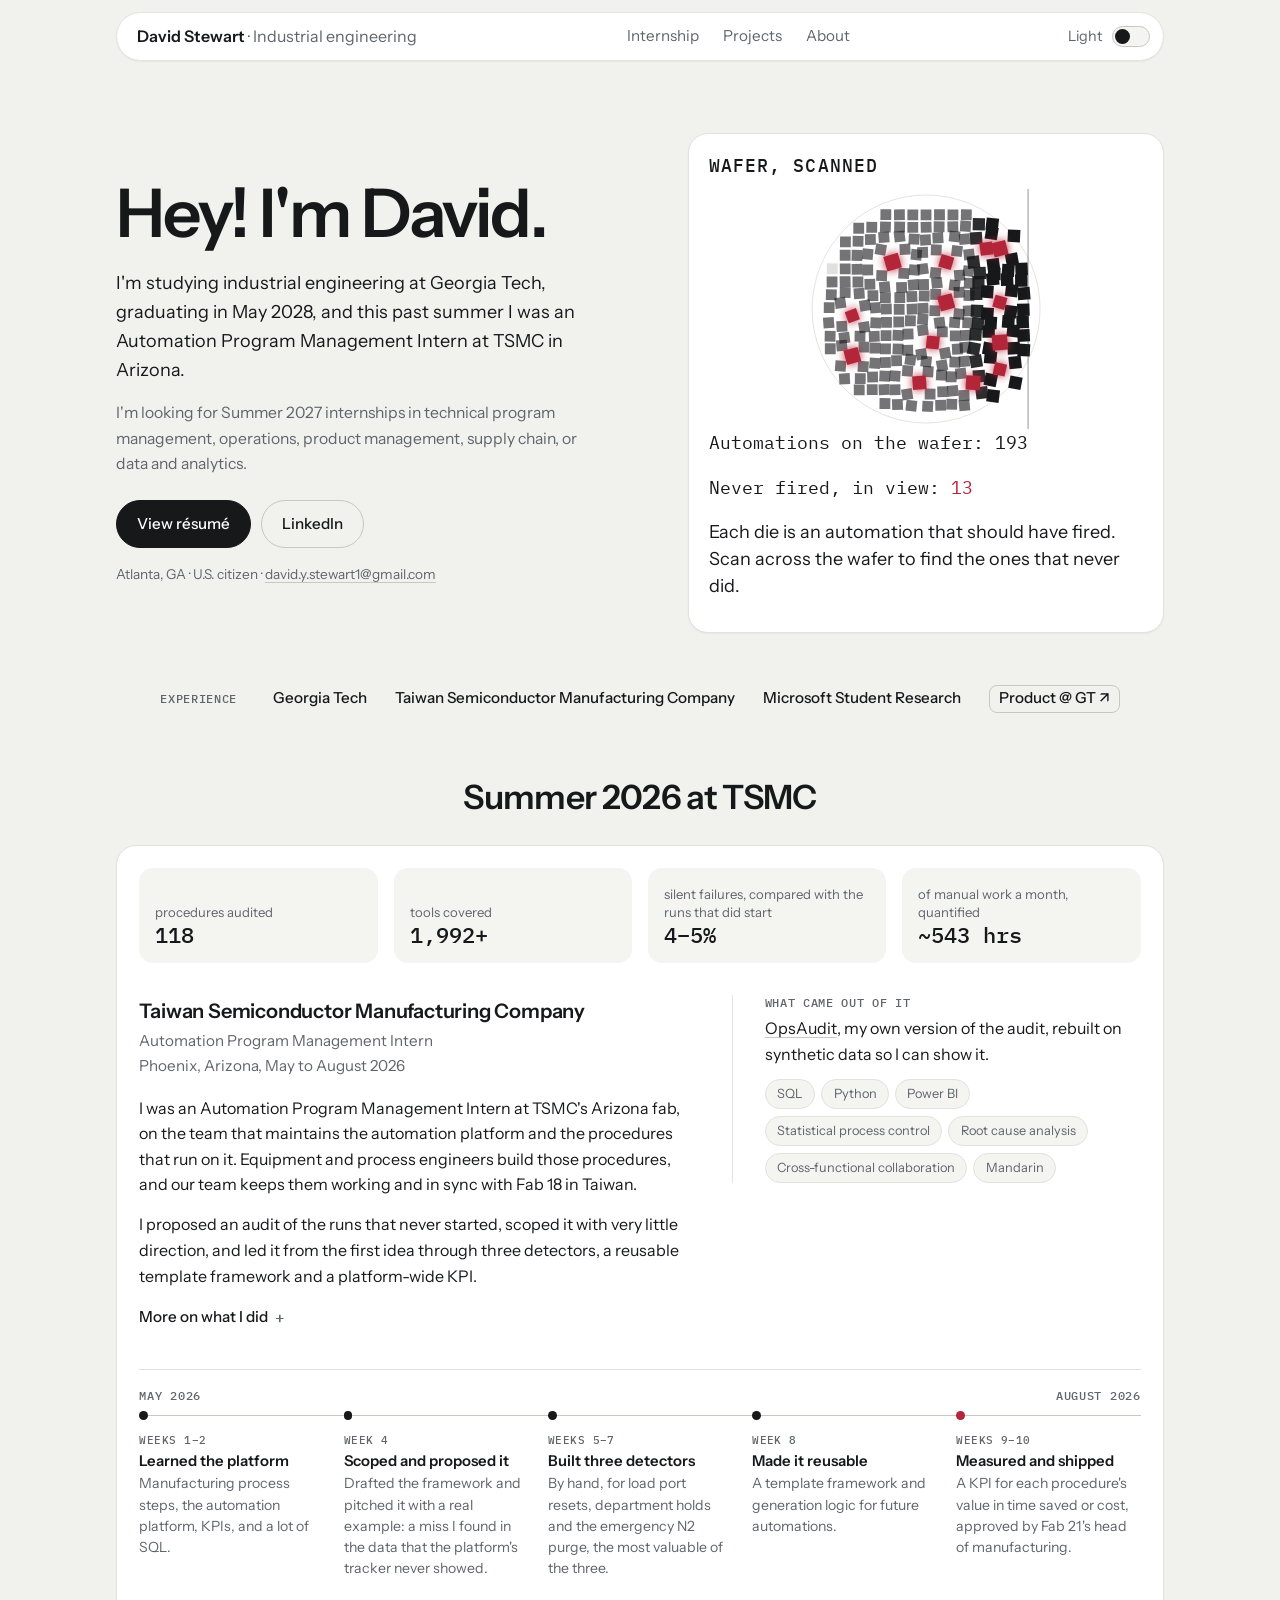
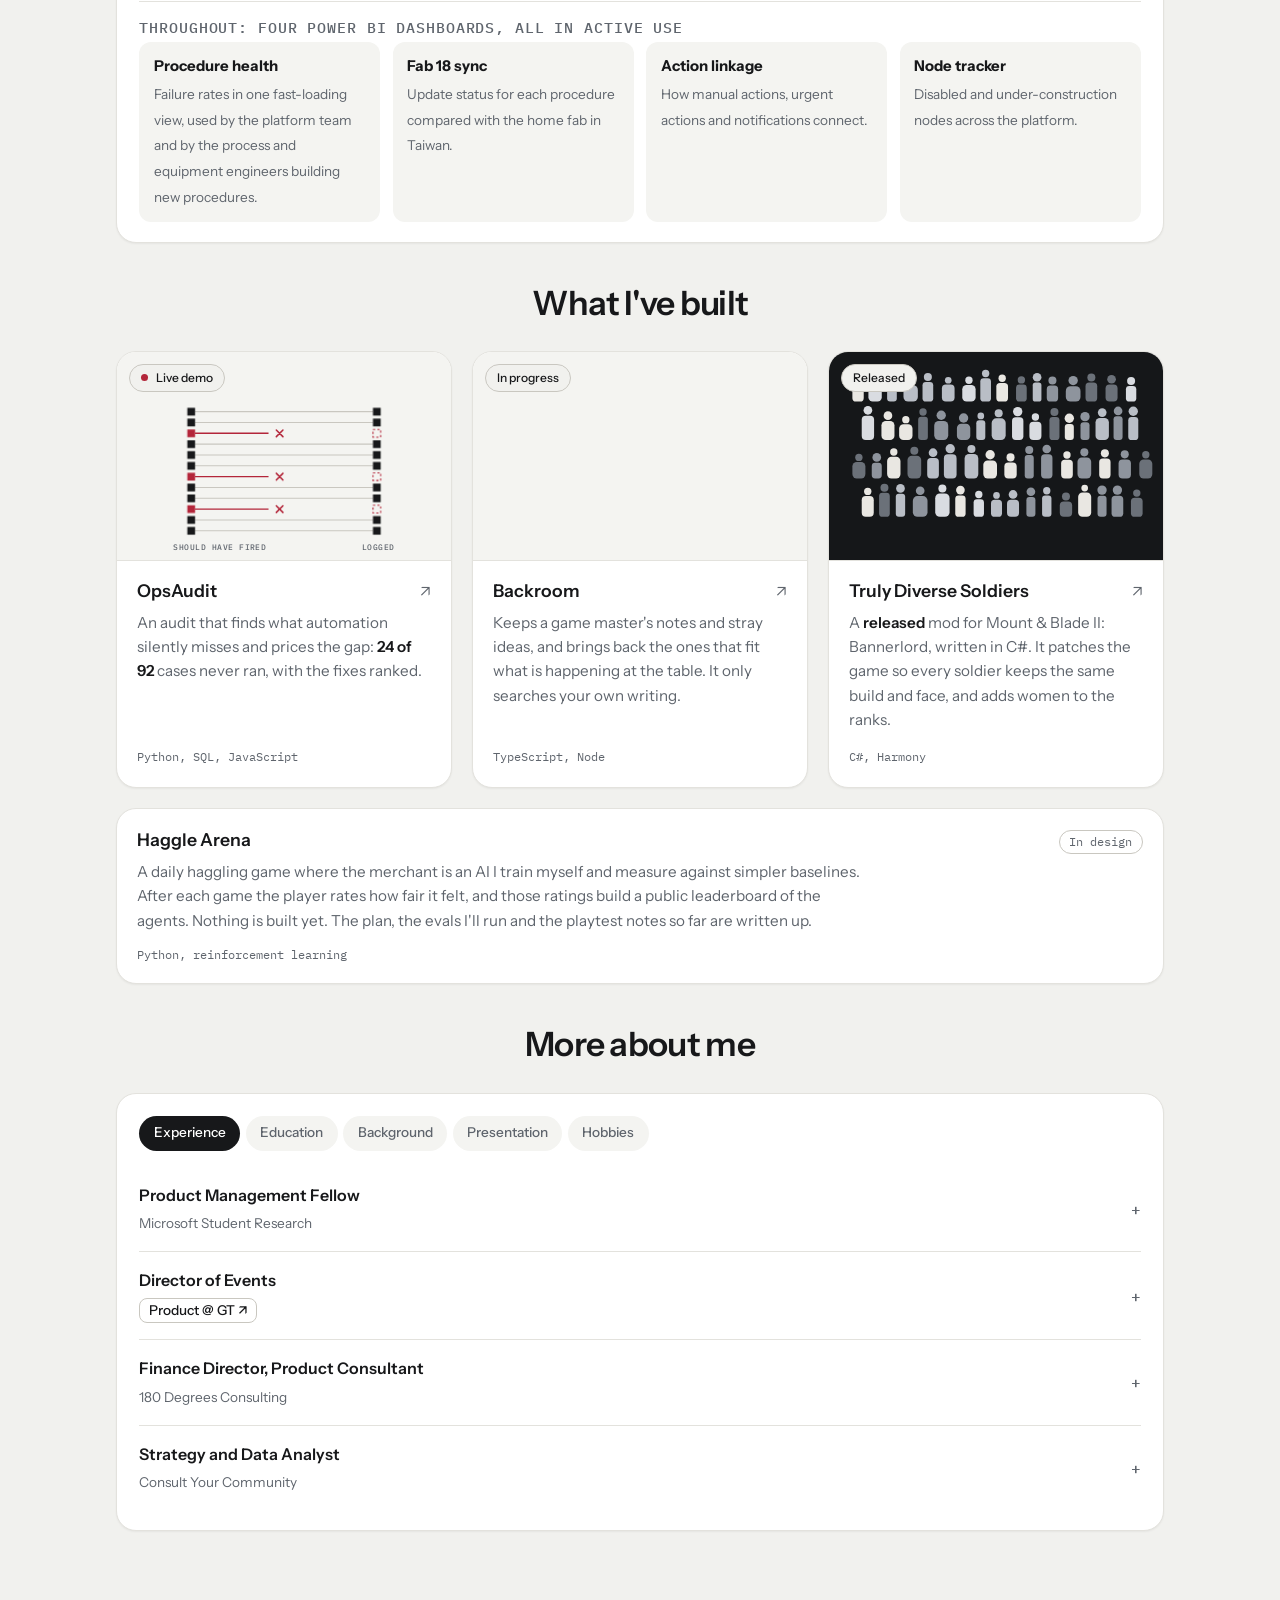
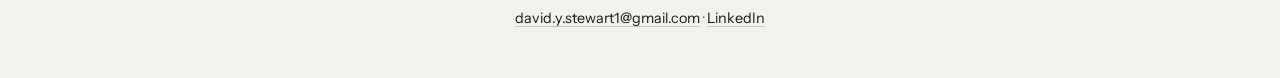
<file: index.html>
<!doctype html>
<html lang="en">
<head>
<meta charset="utf-8">
<meta name="viewport" content="width=device-width, initial-scale=1">
<title>David Stewart | Industrial engineering, Georgia Tech</title>
<meta name="description" content="David Stewart is a Georgia Tech industrial engineering student (May 2028) and former Automation Program Management Intern at TSMC. Projects in operations analytics, a tool for tabletop game masters, and a Bannerlord mod.">
<meta name="color-scheme" content="dark light">
<meta property="og:type" content="website">
<meta property="og:title" content="David Stewart | Industrial engineering, Georgia Tech">
<meta property="og:description" content="Georgia Tech industrial engineering student and former Automation Program Management Intern at TSMC, with projects in operations analytics, tabletop games and game modding.">
<meta property="og:image" content="https://dstew2816.github.io/og-image.png">
<meta property="og:url" content="https://dstew2816.github.io/">
<meta name="twitter:card" content="summary_large_image">
<link rel="icon" href="favicon.svg" type="image/svg+xml">
<link rel="icon" href="favicon-32.png" sizes="32x32" type="image/png">
<link rel="apple-touch-icon" href="apple-touch-icon.png">
<script>document.documentElement.classList.add('js'); try { var t = localStorage.getItem('theme'); if (t) document.documentElement.dataset.theme = t; } catch (e) {}</script>
<link rel="preconnect" href="https://fonts.googleapis.com">
<link rel="preconnect" href="https://fonts.gstatic.com" crossorigin>
<link href="https://fonts.googleapis.com/css2?family=IBM+Plex+Mono:wght@400;500&family=Instrument+Sans:wght@400;500;600&display=swap" rel="stylesheet">
<link rel="stylesheet" href="site.css?v=20261117a">
</head>
<body>

<nav class="nav" aria-label="Main">
  <div class="nav-in">
    <a class="brand" href="#top">David Stewart <span>&middot; Industrial engineering</span></a>
    <ul class="links">
      <li><a href="#work">Internship</a></li>
      <li><a href="#projects">Projects</a></li>
      <li><a href="#about">About</a></li>
    </ul>
    <button class="switch" type="button" role="switch" aria-checked="true"><span class="lbl">Dark</span><span class="track"></span></button>
  </div>
</nav>

<div class="shell" id="top">

<header class="hero">
  <div>
    <h1>Hey! I'm David.</h1>
    <p>I'm studying industrial engineering at Georgia Tech, graduating in May 2028, and this past summer I was an Automation Program Management Intern at TSMC in Arizona.</p>
    <p class="small">I'm looking for Summer 2027 internships in technical program management, operations, product management, supply chain, or data and analytics.</p>
    <div class="cta">
      <a class="btn solid" href="resume.pdf">View r&eacute;sum&eacute;</a>
      <a class="btn" href="https://www.linkedin.com/in/david-y-stewart" rel="noopener">LinkedIn</a>
    </div>
    <p class="meta-line">Atlanta, GA &middot; U.S. citizen &middot; <a href="mailto:david.y.stewart1@gmail.com">david.y.stewart1@gmail.com</a></p>
  </div>
  <div class="panel monitor">
    <p class="eyebrow">Wafer, scanned</p>
    <canvas id="monitor" aria-hidden="true"></canvas>
    <p class="readout mono" aria-hidden="true"><span id="mon-checked">Automations on the wafer: 193</span><span id="mon-bad">Never fired, in view: <span class="bad">0</span></span></p>
    <p class="cap">Each die is an automation that should have fired. Scan across the wafer to find the ones that never did.</p>
  </div>
</header>

<div class="affil">
  <span class="eyebrow">Experience</span>
  <b>Georgia Tech</b>
  <b>Taiwan Semiconductor Manufacturing Company</b>
  <b>Microsoft Student Research</b>
  <a class="boxlink" href="https://productatgt.org/" target="_blank" rel="noopener">Product @ GT &nearr;</a>
</div>

<main>

<section class="block" id="work">
  <h2>Summer 2026 at TSMC</h2>
  <div class="card card-pad work">
    <dl class="figures">
      <div><dd><span data-count="130">130</span></dd><dt>procedures audited</dt></div>
      <div><dd><span data-count="2200">2,200</span>+</dd><dt>tools covered</dt></div>
      <div><dd><span data-count="4">4</span>&ndash;<span data-count="6">6</span>%</dd><dt>silent failures, compared with the runs that did start</dt></div>
      <div><dd>~<span data-count="600">600</span> hrs</dd><dt>of manual work a month, quantified</dt></div>
    </dl>
    <div class="work-cols">
    <div class="work-info">
      <h3>Taiwan Semiconductor Manufacturing Company</h3>
      <p class="role"><span>Automation Program Management Intern</span><span>Phoenix, Arizona, May to August 2026</span></p>
      <p>I was an Automation Program Management Intern at TSMC's Arizona fab, on the team that maintains the automation platform and the procedures that run on it. Equipment and process engineers build those procedures, and our team keeps them working and in sync with Fab 18 in Taiwan.</p>
      <p>I proposed an audit of the runs that never started, scoped it with very little direction, and led it from the first idea through three detectors, a reusable template framework and a platform-wide KPI.</p>
      <details>
        <summary>More on what I did</summary>
        <div>
          <p>The procedures came from inconsistent templates, so I turned them into detection specifications and found owners for them across several departments and with teams in Taiwan, where I worked in Mandarin. I wrote SQL and Python against more than 1,000,000 daily log entries and set up on-call alerts for critical misses.</p>
          <p>I sized the gap at about 600 hours a month of manual work and prioritized the fixes that protect wafer flow. I also built a reusable audit template.</p>
          <p>I shipped a platform-wide key performance indicator, time saved per run, along with four Power BI dashboards that are now in active use. The indicator was approved after I presented it to the head of manufacturing for Fab 21.</p>
        </div>
      </details>
    </div>
    <div class="from">
        <p class="eyebrow">What came out of it</p>
        <p><a href="projects/opsaudit.html">OpsAudit</a>, my own version of the audit, rebuilt on synthetic data so I can show it.</p>
        <ul class="tags"><li>SQL</li><li>Python</li><li>Power BI</li><li>Statistical process control</li><li>Root cause analysis</li><li>Cross-functional collaboration</li><li>Mandarin</li></ul>
    </div>
    </div>
    <div class="timeline" aria-label="Internship timeline">
      <div class="tl-axis eyebrow"><span>May 2026</span><span>August 2026</span></div>
      <ol>
        <li><span class="wk">Weeks 1&ndash;2</span><b>Learned the platform</b><span>Manufacturing process steps, the automation platform, KPIs, and a lot of SQL.</span></li>
        <li><span class="wk">Week 4</span><b>Scoped and proposed it</b><span>Drafted the framework and pitched it with a real example: a miss I found in the data that the platform's tracker never showed.</span></li>
        <li><span class="wk">Weeks 5&ndash;7</span><b>Built three detectors</b><span>By hand, for load port resets, department holds and the emergency N2 purge, the most valuable of the three.</span></li>
        <li><span class="wk">Week 8</span><b>Made it reusable</b><span>A template framework and generation logic for future automations.</span></li>
        <li><span class="wk">Weeks 9&ndash;10</span><b>Measured and shipped</b><span>A KPI for each procedure's value in time saved or cost, approved by Fab 21's head of manufacturing.</span></li>
      </ol>
      <div class="tl-dash">
        <p class="eyebrow">Throughout: four Power BI dashboards, all in active use</p>
        <div class="dash-grid">
          <div><b>Procedure health</b><span>Failure rates in one fast-loading view, used by the platform team and by the process and equipment engineers building new procedures.</span></div>
          <div><b>Fab 18 sync</b><span>Update status for each procedure compared with the home fab in Taiwan.</span></div>
          <div><b>Action linkage</b><span>How manual actions, urgent actions and notifications connect.</span></div>
          <div><b>Node tracker</b><span>Disabled and under-construction nodes across the platform.</span></div>
        </div>
      </div>
    </div>
  </div>
</section>

<section class="block" id="projects">
  <h2>What I've built</h2>
  <div class="grid3">

    <a class="card proj" href="projects/opsaudit.html">
      <div class="cover"><svg class="audit" viewBox="0 0 300 188" role="img" aria-label="Events that should have fired on the left are matched to the automation log on the right, and three have no match"><text x="50" y="179">SHOULD HAVE FIRED</text><text x="250" y="179" text-anchor="end">LOGGED</text><path class="ln" pathLength="1" style="--k:0" d="M69.5 54.0 C126 54.0 174 54.0 230.5 54.0"/><rect class="sq" x="62.5" y="50.5" width="7" height="7"/><rect class="sq" x="230.5" y="50.5" width="7" height="7"/><path class="ln" pathLength="1" style="--k:1" d="M69.5 63.8 C126 63.8 174 63.8 230.5 63.8"/><rect class="sq" x="62.5" y="60.3" width="7" height="7"/><rect class="sq" x="230.5" y="60.3" width="7" height="7"/><path class="stub" pathLength="1" style="--k:2" d="M69.5 73.6 L136 73.6"/><path class="miss" style="--k:2" d="M143 70.6 l6 6 m0 -6 l-6 6"/><rect class="slot" x="230.5" y="70.1" width="7" height="7" style="--k:2"/><rect class="sq bad" x="62.5" y="70.1" width="7" height="7"/><path class="ln" pathLength="1" style="--k:3" d="M69.5 83.4 C126 83.4 174 83.4 230.5 83.4"/><rect class="sq" x="62.5" y="79.9" width="7" height="7"/><rect class="sq" x="230.5" y="79.9" width="7" height="7"/><path class="ln" pathLength="1" style="--k:4" d="M69.5 93.2 C126 93.2 174 93.2 230.5 93.2"/><rect class="sq" x="62.5" y="89.7" width="7" height="7"/><rect class="sq" x="230.5" y="89.7" width="7" height="7"/><path class="ln" pathLength="1" style="--k:5" d="M69.5 103.0 C126 103.0 174 103.0 230.5 103.0"/><rect class="sq" x="62.5" y="99.5" width="7" height="7"/><rect class="sq" x="230.5" y="99.5" width="7" height="7"/><path class="stub" pathLength="1" style="--k:6" d="M69.5 112.8 L136 112.8"/><path class="miss" style="--k:6" d="M143 109.8 l6 6 m0 -6 l-6 6"/><rect class="slot" x="230.5" y="109.3" width="7" height="7" style="--k:6"/><rect class="sq bad" x="62.5" y="109.3" width="7" height="7"/><path class="ln" pathLength="1" style="--k:7" d="M69.5 122.6 C126 122.6 174 122.6 230.5 122.6"/><rect class="sq" x="62.5" y="119.1" width="7" height="7"/><rect class="sq" x="230.5" y="119.1" width="7" height="7"/><path class="ln" pathLength="1" style="--k:8" d="M69.5 132.4 C126 132.4 174 132.4 230.5 132.4"/><rect class="sq" x="62.5" y="128.9" width="7" height="7"/><rect class="sq" x="230.5" y="128.9" width="7" height="7"/><path class="stub" pathLength="1" style="--k:9" d="M69.5 142.2 L136 142.2"/><path class="miss" style="--k:9" d="M143 139.2 l6 6 m0 -6 l-6 6"/><rect class="slot" x="230.5" y="138.7" width="7" height="7" style="--k:9"/><rect class="sq bad" x="62.5" y="138.7" width="7" height="7"/><path class="ln" pathLength="1" style="--k:10" d="M69.5 152.0 C126 152.0 174 152.0 230.5 152.0"/><rect class="sq" x="62.5" y="148.5" width="7" height="7"/><rect class="sq" x="230.5" y="148.5" width="7" height="7"/><path class="ln" pathLength="1" style="--k:11" d="M69.5 161.8 C126 161.8 174 161.8 230.5 161.8"/><rect class="sq" x="62.5" y="158.3" width="7" height="7"/><rect class="sq" x="230.5" y="158.3" width="7" height="7"/></svg><span class="badge live">Live demo</span></div>
      <div class="proj-body">
        <div class="proj-top"><h3>OpsAudit</h3><span class="arrow" aria-hidden="true">&nearr;</span></div>
        <p>An audit that finds what automation silently misses and prices the gap: <b>24 of 92</b> cases never ran, with the fixes ranked.</p>
        <span class="meta mono">Python, SQL, JavaScript</span>
      </div>
    </a>

    <a class="card proj" href="projects/backroom.html">
      <div class="cover"><canvas class="graph" aria-hidden="true"></canvas><span class="badge">In progress</span></div>
      <div class="proj-body">
        <div class="proj-top"><h3>Backroom</h3><span class="arrow" aria-hidden="true">&nearr;</span></div>
        <p>Keeps a game master's notes and stray ideas, and brings back the ones that fit what is happening at the table. It only searches your own writing.</p>
        <span class="meta mono">TypeScript, Node</span>
      </div>
    </a>

    <a class="card proj" href="projects/truly-diverse-soldiers.html">
      <div class="cover"><svg class="soldiers" viewBox="0 0 1000 625" preserveAspectRatio="xMidYMid slice" role="img" aria-label="Rows of figures with different builds and heights, slowly changing size"><rect width="1000" height="625" fill="#151719"/><g class="fig" style="--dur:4.6s;--dl:-0.7s;--a:0.18"><circle cx="87.0" cy="66" r="12" fill="#e9e7e2"/><rect x="70" y="81" width="34" height="69" rx="11" fill="#e9e7e2"/></g><g class="fig" style="--dur:4.3s;--dl:-0.4s;--a:0.18"><circle cx="138.0" cy="66" r="11" fill="#d9dce1"/><rect x="118" y="80" width="40" height="70" rx="13" fill="#d9dce1"/></g><g class="fig" style="--dur:6.9s;--dl:-5.3s;--a:0.23"><circle cx="188.5" cy="77" r="13" fill="#b9bec6"/><rect x="174" y="93" width="29" height="57" rx="9" fill="#b9bec6"/></g><g class="fig" style="--dur:4.6s;--dl:-3.5s;--a:0.16"><circle cx="244.5" cy="84" r="14" fill="#b9bec6"/><rect x="223" y="101" width="43" height="49" rx="14" fill="#b9bec6"/></g><g class="fig" style="--dur:4.4s;--dl:-0.7s;--a:0.16"><circle cx="296.0" cy="76" r="12" fill="#b9bec6"/><rect x="280" y="91" width="32" height="59" rx="10" fill="#b9bec6"/></g><g class="fig" style="--dur:6.9s;--dl:-5.4s;--a:0.25"><circle cx="357.0" cy="86" r="10" fill="#b9bec6"/><rect x="338" y="99" width="38" height="51" rx="12" fill="#b9bec6"/></g><g class="fig" style="--dur:6.5s;--dl:-1.3s;--a:0.16"><circle cx="419.0" cy="86" r="11" fill="#d9dce1"/><rect x="399" y="100" width="40" height="50" rx="13" fill="#d9dce1"/></g><g class="fig" style="--dur:5.9s;--dl:-4.8s;--a:0.25"><circle cx="469.0" cy="66" r="11" fill="#b9bec6"/><rect x="453" y="80" width="32" height="70" rx="10" fill="#b9bec6"/></g><g class="fig" style="--dur:6.8s;--dl:-0.6s;--a:0.21"><circle cx="518.5" cy="80" r="11" fill="#e9e7e2"/><rect x="501" y="94" width="35" height="56" rx="11" fill="#e9e7e2"/></g><g class="fig" style="--dur:6.1s;--dl:-3.4s;--a:0.14"><circle cx="576.0" cy="85" r="11" fill="#6b7179"/><rect x="560" y="99" width="32" height="51" rx="10" fill="#6b7179"/></g><g class="fig" style="--dur:5.4s;--dl:-0.6s;--a:0.28"><circle cx="623.0" cy="77" r="13" fill="#b9bec6"/><rect x="610" y="93" width="26" height="57" rx="8" fill="#b9bec6"/></g><g class="fig" style="--dur:6.7s;--dl:-3.6s;--a:0.16"><circle cx="669.0" cy="87" r="12" fill="#8e949d"/><rect x="652" y="102" width="34" height="48" rx="11" fill="#8e949d"/></g><g class="fig" style="--dur:6.9s;--dl:-3.8s;--a:0.25"><circle cx="731.0" cy="87" r="14" fill="#8e949d"/><rect x="709" y="104" width="44" height="46" rx="14" fill="#8e949d"/></g><g class="fig" style="--dur:6.7s;--dl:-3.4s;--a:0.18"><circle cx="785.5" cy="78" r="12" fill="#6b7179"/><rect x="768" y="93" width="35" height="57" rx="11" fill="#6b7179"/></g><g class="fig" style="--dur:5.8s;--dl:-2.9s;--a:0.14"><circle cx="846.0" cy="83" r="13" fill="#6b7179"/><rect x="828" y="99" width="36" height="51" rx="12" fill="#6b7179"/></g><g class="fig" style="--dur:4.8s;--dl:-5.4s;--a:0.11"><circle cx="904.5" cy="88" r="12" fill="#d9dce1"/><rect x="889" y="103" width="31" height="47" rx="10" fill="#d9dce1"/></g><g class="fig" style="--dur:4.0s;--dl:-4.1s;--a:0.16"><circle cx="116.5" cy="176" r="13" fill="#d9dce1"/><rect x="98" y="192" width="37" height="73" rx="12" fill="#d9dce1"/></g><g class="fig" style="--dur:5.6s;--dl:-3.1s;--a:0.16"><circle cx="176.5" cy="192" r="13" fill="#e9e7e2"/><rect x="157" y="208" width="39" height="57" rx="13" fill="#e9e7e2"/></g><g class="fig" style="--dur:7.2s;--dl:-1.3s;--a:0.18"><circle cx="230.0" cy="204" r="11" fill="#e9e7e2"/><rect x="210" y="218" width="40" height="47" rx="13" fill="#e9e7e2"/></g><g class="fig" style="--dur:4.5s;--dl:-4.2s;--a:0.16"><circle cx="281.5" cy="181" r="11" fill="#6b7179"/><rect x="267" y="195" width="29" height="70" rx="9" fill="#6b7179"/></g><g class="fig" style="--dur:5.0s;--dl:-5.0s;--a:0.16"><circle cx="336.0" cy="191" r="14" fill="#8e949d"/><rect x="315" y="208" width="42" height="57" rx="14" fill="#8e949d"/></g><g class="fig" style="--dur:5.7s;--dl:-6.0s;--a:0.14"><circle cx="403.0" cy="199" r="14" fill="#8e949d"/><rect x="383" y="216" width="40" height="49" rx="13" fill="#8e949d"/></g><g class="fig" style="--dur:4.1s;--dl:-1.5s;--a:0.23"><circle cx="454.5" cy="193" r="10" fill="#b9bec6"/><rect x="441" y="206" width="27" height="59" rx="9" fill="#b9bec6"/></g><g class="fig" style="--dur:5.9s;--dl:-1.5s;--a:0.16"><circle cx="508.0" cy="185" r="12" fill="#b9bec6"/><rect x="487" y="200" width="42" height="65" rx="14" fill="#b9bec6"/></g><g class="fig" style="--dur:4.5s;--dl:-3.0s;--a:0.11"><circle cx="565.0" cy="180" r="14" fill="#d9dce1"/><rect x="548" y="197" width="34" height="68" rx="11" fill="#d9dce1"/></g><g class="fig" style="--dur:6.2s;--dl:-5.9s;--a:0.28"><circle cx="618.0" cy="196" r="11" fill="#d9dce1"/><rect x="600" y="210" width="36" height="55" rx="12" fill="#d9dce1"/></g><g class="fig" style="--dur:6.3s;--dl:-6.3s;--a:0.11"><circle cx="675.0" cy="181" r="12" fill="#6b7179"/><rect x="660" y="196" width="30" height="69" rx="10" fill="#6b7179"/></g><g class="fig" style="--dur:4.8s;--dl:-6.4s;--a:0.23"><circle cx="719.5" cy="200" r="14" fill="#e9e7e2"/><rect x="706" y="217" width="27" height="48" rx="9" fill="#e9e7e2"/></g><g class="fig" style="--dur:5.2s;--dl:-6.2s;--a:0.21"><circle cx="766.5" cy="195" r="14" fill="#8e949d"/><rect x="753" y="212" width="27" height="53" rx="9" fill="#8e949d"/></g><g class="fig" style="--dur:6.5s;--dl:-1.9s;--a:0.14"><circle cx="818.0" cy="183" r="13" fill="#b9bec6"/><rect x="798" y="199" width="40" height="66" rx="13" fill="#b9bec6"/></g><g class="fig" style="--dur:5.3s;--dl:-0.9s;--a:0.18"><circle cx="865.5" cy="178" r="13" fill="#8e949d"/><rect x="852" y="194" width="27" height="71" rx="9" fill="#8e949d"/></g><g class="fig" style="--dur:7.0s;--dl:-2.2s;--a:0.11"><circle cx="911.0" cy="179" r="14" fill="#b9bec6"/><rect x="896" y="196" width="30" height="69" rx="10" fill="#b9bec6"/></g><g class="fig" style="--dur:4.0s;--dl:-1.1s;--a:0.23"><circle cx="89.5" cy="317" r="11" fill="#6b7179"/><rect x="70" y="331" width="39" height="49" rx="13" fill="#6b7179"/></g><g class="fig" style="--dur:5.1s;--dl:-1.9s;--a:0.14"><circle cx="143.0" cy="317" r="13" fill="#8e949d"/><rect x="128" y="333" width="30" height="47" rx="10" fill="#8e949d"/></g><g class="fig" style="--dur:7.1s;--dl:-2.8s;--a:0.14"><circle cx="194.0" cy="301" r="11" fill="#e9e7e2"/><rect x="174" y="315" width="40" height="65" rx="13" fill="#e9e7e2"/></g><g class="fig" style="--dur:4.1s;--dl:-0.4s;--a:0.14"><circle cx="255.5" cy="297" r="12" fill="#6b7179"/><rect x="235" y="312" width="41" height="68" rx="13" fill="#6b7179"/></g><g class="fig" style="--dur:6.1s;--dl:-1.0s;--a:0.11"><circle cx="311.5" cy="303" r="13" fill="#b9bec6"/><rect x="294" y="319" width="35" height="61" rx="11" fill="#b9bec6"/></g><g class="fig" style="--dur:5.4s;--dl:-1.7s;--a:0.28"><circle cx="363.0" cy="291" r="14" fill="#b9bec6"/><rect x="344" y="308" width="38" height="72" rx="12" fill="#b9bec6"/></g><g class="fig" style="--dur:4.2s;--dl:-3.5s;--a:0.23"><circle cx="426.5" cy="292" r="12" fill="#b9bec6"/><rect x="406" y="307" width="41" height="73" rx="13" fill="#b9bec6"/></g><g class="fig" style="--dur:5.2s;--dl:-6.5s;--a:0.18"><circle cx="482.5" cy="309" r="14" fill="#e9e7e2"/><rect x="462" y="326" width="41" height="54" rx="13" fill="#e9e7e2"/></g><g class="fig" style="--dur:4.7s;--dl:-2.7s;--a:0.11"><circle cx="543.5" cy="317" r="12" fill="#e9e7e2"/><rect x="525" y="332" width="37" height="48" rx="12" fill="#e9e7e2"/></g><g class="fig" style="--dur:5.2s;--dl:-1.7s;--a:0.25"><circle cx="599.5" cy="295" r="12" fill="#8e949d"/><rect x="586" y="310" width="27" height="70" rx="9" fill="#8e949d"/></g><g class="fig" style="--dur:6.6s;--dl:-3.3s;--a:0.11"><circle cx="652.0" cy="292" r="13" fill="#8e949d"/><rect x="635" y="308" width="34" height="72" rx="11" fill="#8e949d"/></g><g class="fig" style="--dur:4.7s;--dl:-1.6s;--a:0.14"><circle cx="712.5" cy="310" r="11" fill="#e9e7e2"/><rect x="695" y="324" width="35" height="56" rx="11" fill="#e9e7e2"/></g><g class="fig" style="--dur:4.6s;--dl:-5.7s;--a:0.14"><circle cx="764.5" cy="302" r="12" fill="#8e949d"/><rect x="744" y="317" width="41" height="63" rx="13" fill="#8e949d"/></g><g class="fig" style="--dur:4.0s;--dl:-6.1s;--a:0.21"><circle cx="826.0" cy="305" r="12" fill="#e9e7e2"/><rect x="809" y="320" width="34" height="60" rx="11" fill="#e9e7e2"/></g><g class="fig" style="--dur:7.1s;--dl:-2.6s;--a:0.25"><circle cx="885.5" cy="308" r="12" fill="#8e949d"/><rect x="867" y="323" width="37" height="57" rx="12" fill="#8e949d"/></g><g class="fig" style="--dur:6.0s;--dl:-5.2s;--a:0.23"><circle cx="948.5" cy="309" r="11" fill="#6b7179"/><rect x="929" y="323" width="39" height="57" rx="13" fill="#6b7179"/></g><g class="fig" style="--dur:5.5s;--dl:-0.6s;--a:0.14"><circle cx="116.0" cy="419" r="11" fill="#e9e7e2"/><rect x="98" y="433" width="36" height="62" rx="12" fill="#e9e7e2"/></g><g class="fig" style="--dur:6.7s;--dl:-5.9s;--a:0.25"><circle cx="166.0" cy="408" r="12" fill="#6b7179"/><rect x="150" y="423" width="32" height="72" rx="10" fill="#6b7179"/></g><g class="fig" style="--dur:5.0s;--dl:-4.3s;--a:0.25"><circle cx="214.0" cy="410" r="13" fill="#b9bec6"/><rect x="200" y="426" width="28" height="69" rx="9" fill="#b9bec6"/></g><g class="fig" style="--dur:6.0s;--dl:-5.4s;--a:0.21"><circle cx="273.0" cy="417" r="13" fill="#8e949d"/><rect x="251" y="433" width="44" height="62" rx="14" fill="#8e949d"/></g><g class="fig" style="--dur:6.0s;--dl:-4.5s;--a:0.16"><circle cx="339.5" cy="410" r="12" fill="#d9dce1"/><rect x="318" y="425" width="43" height="70" rx="14" fill="#d9dce1"/></g><g class="fig" style="--dur:6.9s;--dl:-6.3s;--a:0.14"><circle cx="393.5" cy="415" r="13" fill="#e9e7e2"/><rect x="378" y="431" width="31" height="64" rx="10" fill="#e9e7e2"/></g><g class="fig" style="--dur:7.0s;--dl:-6.3s;--a:0.23"><circle cx="448.5" cy="428" r="11" fill="#d9dce1"/><rect x="433" y="442" width="31" height="53" rx="10" fill="#d9dce1"/></g><g class="fig" style="--dur:4.0s;--dl:-5.9s;--a:0.14"><circle cx="501.5" cy="431" r="10" fill="#b9bec6"/><rect x="485" y="444" width="33" height="51" rx="11" fill="#b9bec6"/></g><g class="fig" style="--dur:7.0s;--dl:-4.4s;--a:0.11"><circle cx="551.0" cy="428" r="13" fill="#b9bec6"/><rect x="533" y="444" width="36" height="51" rx="12" fill="#b9bec6"/></g><g class="fig" style="--dur:4.4s;--dl:-4.2s;--a:0.21"><circle cx="604.5" cy="420" r="13" fill="#8e949d"/><rect x="591" y="436" width="27" height="59" rx="9" fill="#8e949d"/></g><g class="fig" style="--dur:6.3s;--dl:-6.1s;--a:0.16"><circle cx="652.0" cy="417" r="11" fill="#b9bec6"/><rect x="638" y="431" width="28" height="64" rx="9" fill="#b9bec6"/></g><g class="fig" style="--dur:3.9s;--dl:-6.1s;--a:0.11"><circle cx="709.5" cy="434" r="12" fill="#6b7179"/><rect x="691" y="449" width="37" height="46" rx="12" fill="#6b7179"/></g><g class="fig" style="--dur:6.8s;--dl:-0.8s;--a:0.25"><circle cx="765.5" cy="409" r="10" fill="#e9e7e2"/><rect x="746" y="422" width="39" height="73" rx="13" fill="#e9e7e2"/></g><g class="fig" style="--dur:6.4s;--dl:-5.8s;--a:0.21"><circle cx="817.5" cy="415" r="14" fill="#8e949d"/><rect x="804" y="432" width="27" height="63" rx="9" fill="#8e949d"/></g><g class="fig" style="--dur:6.8s;--dl:-1.3s;--a:0.23"><circle cx="863.5" cy="415" r="14" fill="#8e949d"/><rect x="846" y="432" width="35" height="63" rx="11" fill="#8e949d"/></g><g class="fig" style="--dur:5.0s;--dl:-5.9s;--a:0.23"><circle cx="921.5" cy="424" r="11" fill="#6b7179"/><rect x="904" y="438" width="35" height="57" rx="11" fill="#6b7179"/></g></svg><span class="badge">Released</span></div>
      <div class="proj-body">
        <div class="proj-top"><h3>Truly Diverse Soldiers</h3><span class="arrow" aria-hidden="true">&nearr;</span></div>
        <p>A <b>released</b> mod for Mount &amp; Blade II: Bannerlord, written in C#. It patches the game so every soldier keeps the same build and face, and adds women to the ranks.</p>
        <span class="meta mono">C#, Harmony</span>
      </div>
    </a>

  </div>

  <div class="card next">
    <div class="next-top"><h3>Haggle Arena</h3><span class="tag mono">In design</span></div>
    <p>A daily haggling game where the merchant is an AI I train myself and measure against simpler baselines. After each game the player rates how fair it felt, and those ratings build a public leaderboard of the agents. Nothing is built yet. The plan, the evals I'll run and the playtest notes so far are written up.</p>
    <span class="meta mono">Python, reinforcement learning</span>
  </div>
</section>

<section class="block" id="about">
  <h2>More about me</h2>
  <div class="card card-pad resume" data-tabs>
      <div class="tabs" role="tablist">
      <button role="tab" aria-selected="true" data-for="exp">Experience</button>
      <button role="tab" aria-selected="false" data-for="edu">Education</button>
      <button role="tab" aria-selected="false" data-for="lang">Background</button>
      <button role="tab" aria-selected="false" data-for="pres">Presentation</button>
      <button role="tab" aria-selected="false" data-for="dnd">Hobbies</button>
    </div>
    <div class="panelbody" id="exp" role="tabpanel">
      <details class="entry xp"><summary><span class="xp-t"><b>Product Management Fellow</b><span class="sub">Microsoft Student Research</span></span></summary><div class="xp-b"><p class="when">September 2026 to present</p><p>Prototyping an AI-native incident management portal for a Microsoft product team, as a React web app on Azure Static Web Apps with customer and engineer views that I refine weekly with the Microsoft product lead. I also benchmarked a competitor platform across six evaluation tracks, separating verified capability from vendor marketing with sourced evidence.</p><ul class="tags"><li>Product prototyping</li><li>React</li><li>Azure</li><li>Competitive analysis</li><li>Weekly product reviews</li></ul></div></details>
      <details class="entry xp"><summary><span class="xp-t"><b>Director of Events</b><span class="sub"><a class="boxlink" href="https://productatgt.org/" target="_blank" rel="noopener">Product @ GT &nearr;</a></span></span></summary><div class="xp-b"><p class="when">August 2026 to present</p><p>I run events for Georgia Tech's premier product management club, whose partners include Google, Microsoft, Home Depot and UPS.</p><ul class="tags"><li>Event planning</li><li>Partner coordination</li><li>Leadership</li></ul></div></details>
      <details class="entry xp"><summary><span class="xp-t"><b>Finance Director, Product Consultant</b><span class="sub">180 Degrees Consulting</span></span></summary><div class="xp-b"><p class="when">September 2024 to present</p><p>Worked with Pro Bono Partnership of Atlanta and drove a 30 percent increase in monthly active users and 20 percent in client registration by auditing engagement data and directing a rebuild of their content management system.</p><ul class="tags"><li>Engagement analytics</li><li>Content management</li><li>Client work</li><li>Finance</li></ul></div></details>
      <details class="entry xp"><summary><span class="xp-t"><b>Strategy and Data Analyst</b><span class="sub">Consult Your Community</span></span></summary><div class="xp-b"><p class="when">September 2024 to present</p><p>Identified $1M in idle inventory for an educational distributor by digitizing paper records into one inventory database, then delivered a plan to sell it to other businesses.</p><ul class="tags"><li>Inventory analysis</li><li>Database design</li><li>Data digitization</li><li>Business strategy</li></ul></div></details>
    </div>
    <div class="panelbody" id="edu" role="tabpanel" hidden>
      <div class="entry"><h4>Georgia Institute of Technology</h4><p class="sub">B.S. in Industrial Engineering, concentration in Analytics and Data Science, graduating May 2028. GPA 3.6. Stamps President's Scholar.</p><p>Coursework includes Database Systems, Engineering Optimization, Simulation Analysis and Design, Quality Improvement Methods, and Regression and Forecasting.</p></div>
    </div>
    <div class="panelbody" id="pres" role="tabpanel" hidden>
      <p>I build a presentation around the people who will be listening. Here is a short story from a research pitch I gave in high school as a Germination Project fellow, on mental illness treatment and healthcare disparities among veterans and people experiencing homelessness. Our team had spent most of the project in the data. For the final presentation I took the ending and added a few short recollections from our interviews, along with my own personal connection to the topic. I kept them controlled and let them sit next to the numbers. The audience included Penn Medicine staff and local government leaders, and we won the pitch. I think the recollections helped them connect with the topic in a way the numbers alone would not have. I approach any presentation the same way: who is listening, what they need to hear, and how to make it land for them.</p>
      <p>That comes from years of performing. I've acted in short films and scholastic commercials since I was around twelve.</p>
    </div>
    <div class="panelbody" id="dnd" role="tabpanel" hidden>
      <p>I've played Dungeons &amp; Dragons since sixth grade, and I run several games as the DM: in-person sessions for friends and for a school club, and an online West Marches campaign, an open-table style where players form their own parties. We play 5e and 5.5e, along with a lot of homebrew systems that the players and I build, request or borrow from the games and shows we like.</p>
      <p>I prep only what the next session needs: a framework, a few general ideas, and some very small scenes, which leaves room to improvise everything that happens in between. <a href="projects/backroom.html">Backroom</a> came out of that. I throw in stray, silly ideas, like what if a separate adventuring party had received the same tip, and it brings them back when I'm searching for a new idea on the spot or planning a few minutes ahead while the players are talking. In one session the party wandered into an area I had only mentioned in a description for flavor. A level 3 wizard had to start flying, and I had to shift several traps a few alleyways down on the spot.</p>
      <p>Some of my favorite moments so far are swinging from one boat to another, hunting a cloud of fungus that was possessing robots, and bargaining with cosmic horrors on a mountaintop.</p>
    </div>
    <div class="panelbody" id="lang" role="tabpanel" hidden>
      <p>I grew up in Hangzhou and moved to New Mexico in third grade, where I started over in English. I learned it from library books and an online fan community, and I'm fluent in both languages now. At TSMC that meant I could confirm what a procedure was meant to do directly with teams in Taiwan.</p>
      <svg class="route" viewBox="0 0 1004 233" role="img" aria-label="A route over a world map from Hangzhou to New Mexico, Atlanta and Phoenix">
        <defs><clipPath id="mapclip"><rect x="40" y="25" width="924" height="188" rx="12"/></clipPath></defs><g class="map" clip-path="url(#mapclip)"><rect class="sea" x="40" y="25" width="924" height="188"/><path class="land" fill-rule="evenodd" d="M915.3 224.9 L912.6 228.2 L910.2 228.8 L907.0 228.2 L901.5 228.3 L898.6 228.8 L898.1 231.3 L901.1 234.3 L902.9 232.8 L909.0 231.6 L908.8 233.2 L907.3 232.7 L905.9 234.6 L903.0 235.9 L906.1 240.1 L905.5 241.2 L908.5 245.1 L908.4 247.2 L906.7 248.2 L905.4 247.0 L907.0 244.3 L903.7 245.6 L902.9 244.7 L903.3 243.4 L901.0 241.5 L901.2 238.3 L899.0 239.3 L899.3 243.1 L899.4 247.8 L897.3 248.3 L895.9 247.4 L896.9 244.3 L896.3 241.1 L895.0 241.1 L893.9 238.8 L895.3 236.7 L895.8 234.1 L897.4 229.1 L898.1 227.7 L900.9 225.3 L903.5 226.3 L907.7 226.7 L911.5 226.6 L914.7 224.2 L915.3 224.9ZM926.7 225.9 L926.5 228.7 L924.8 228.4 L924.3 230.4 L925.7 232.2 L924.7 232.6 L923.4 230.5 L922.4 226.3 L923.1 223.6 L924.2 222.4 L924.4 224.2 L926.4 224.5 L926.7 225.9ZM851.2 248.9 L847.5 249.0 L844.8 246.2 L840.5 243.5 L839.1 241.5 L836.6 238.8 L835.0 236.4 L832.5 231.7 L829.6 229.0 L828.6 226.2 L827.4 223.6 L824.4 221.5 L822.7 218.7 L820.2 216.8 L816.8 213.2 L816.5 211.5 L818.6 211.7 L823.7 212.3 L826.6 215.5 L829.2 217.8 L831.0 219.1 L834.1 222.7 L837.5 222.7 L840.2 225.0 L842.2 227.7 L844.7 229.3 L843.3 231.9 L845.2 233.1 L846.4 233.2 L847.0 235.5 L848.1 237.3 L850.6 237.6 L852.2 239.7 L851.3 243.8 L851.2 248.9ZM891.0 223.6 L894.7 226.6 L890.8 227.0 L889.7 229.3 L889.8 232.3 L886.6 234.5 L886.6 237.8 L885.3 242.8 L884.8 241.7 L881.1 243.2 L879.7 241.1 L877.4 240.9 L875.7 239.9 L871.8 241.1 L870.6 239.5 L868.5 239.7 L865.7 239.3 L865.2 234.9 L863.6 233.9 L862.0 231.1 L861.5 228.2 L861.9 225.2 L863.9 223.0 L866.3 224.1 L868.9 223.5 L869.5 220.7 L870.9 220.1 L874.9 219.4 L877.3 216.8 L878.9 214.7 L880.2 213.4 L883.0 211.6 L885.5 209.3 L887.2 206.7 L888.5 206.7 L890.2 208.4 L890.4 209.8 L892.6 210.8 L895.3 211.8 L895.1 213.0 L892.8 213.2 L893.4 214.8 L891.0 215.9 L889.1 218.9 L891.6 222.1 L891.0 223.6ZM919.0 201.8 L919.4 204.0 L919.6 205.9 L918.5 208.9 L917.2 205.5 L915.7 207.2 L916.8 209.6 L915.8 211.2 L911.9 209.3 L911.0 206.9 L912.0 205.3 L909.9 203.7 L908.9 205.1 L907.3 205.0 L904.9 206.8 L904.3 205.9 L905.6 203.1 L907.7 202.2 L909.5 200.9 L910.7 202.4 L913.2 201.5 L913.7 200.0 L916.1 199.9 L915.9 197.4 L918.5 199.0 L918.8 200.6 L919.0 201.8ZM770.0 209.1 L767.1 209.9 L765.6 207.3 L765.0 202.5 L766.5 197.2 L768.8 199.0 L770.3 201.3 L771.9 204.8 L771.4 208.2 L770.0 209.1ZM300.9 196.2 L298.2 196.6 L297.6 196.3 L298.5 195.4 L298.5 194.1 L300.4 193.7 L301.0 193.8 L300.9 196.2ZM911.1 195.7 L910.0 196.8 L908.9 198.9 L907.9 199.8 L905.9 197.5 L906.5 196.7 L907.4 195.7 L907.7 193.7 L909.5 193.5 L909.0 195.7 L911.5 192.5 L911.1 195.7ZM893.1 198.9 L888.7 202.0 L890.3 199.7 L892.7 197.6 L894.7 195.4 L896.4 192.1 L897.0 194.8 L894.8 196.6 L893.1 198.9ZM904.2 190.4 L906.2 191.4 L908.3 191.4 L908.2 192.8 L906.7 194.2 L904.6 195.1 L904.5 193.6 L904.7 191.9 L904.2 190.4ZM916.2 189.5 L917.1 193.1 L914.5 192.3 L914.6 193.4 L915.4 195.4 L913.8 196.2 L913.7 193.8 L912.7 193.7 L912.2 191.7 L914.1 191.9 L914.1 190.7 L912.1 188.2 L915.2 188.2 L916.2 189.5ZM903.0 186.5 L902.2 189.3 L900.8 187.7 L899.1 185.2 L901.9 185.3 L903.0 186.5ZM902.4 168.5 L904.4 169.5 L905.4 168.6 L905.7 169.5 L905.2 170.8 L906.3 173.2 L905.4 175.9 L903.5 177.0 L903.0 179.7 L903.7 182.3 L905.5 182.7 L906.9 182.3 L911.0 184.1 L910.7 185.9 L911.8 186.7 L911.5 188.2 L908.9 186.6 L907.7 184.9 L906.8 186.1 L904.7 184.1 L901.7 184.6 L900.1 183.9 L900.2 182.5 L901.3 181.7 L900.3 180.9 L899.9 182.1 L898.2 180.2 L897.7 178.8 L897.6 175.6 L898.9 176.7 L899.3 171.5 L900.4 168.5 L902.4 168.5ZM285.6 169.4 L284.7 170.3 L282.2 170.3 L280.3 170.4 L280.1 169.0 L280.6 168.5 L283.3 168.5 L285.0 168.8 L285.6 169.4ZM248.2 170.6 L247.2 171.2 L245.4 170.7 L243.5 169.5 L243.9 168.7 L245.3 168.5 L246.0 168.6 L248.2 168.9 L250.0 169.7 L250.5 170.6 L248.2 170.6ZM262.5 164.0 L265.4 164.5 L265.8 164.0 L268.3 164.0 L270.3 164.8 L271.2 164.8 L271.8 165.9 L273.6 165.9 L273.5 166.9 L274.9 167.0 L276.5 168.2 L275.3 169.5 L273.8 168.8 L272.2 168.9 L271.2 168.8 L270.6 169.4 L269.3 169.6 L268.8 168.8 L267.7 169.3 L266.4 171.5 L265.5 171.0 L265.4 170.1 L263.2 169.5 L261.6 169.7 L259.6 169.5 L258.1 170.1 L256.3 169.1 L256.6 168.0 L259.6 168.5 L262.1 168.7 L263.3 168.0 L261.8 166.6 L261.8 165.3 L259.7 164.8 L260.5 163.9 L262.5 164.0ZM866.1 168.0 L863.3 169.5 L860.6 168.5 L860.5 165.7 L862.1 164.2 L865.7 163.3 L867.6 163.3 L868.3 164.6 L866.9 166.1 L866.1 168.0ZM239.1 154.5 L240.4 155.7 L243.5 155.3 L244.6 156.1 L247.4 158.1 L249.5 159.6 L250.6 159.6 L252.5 160.2 L252.3 161.2 L254.7 161.3 L257.2 162.7 L256.8 163.4 L254.6 163.9 L252.4 164.0 L250.1 163.8 L245.4 164.1 L247.6 162.2 L246.3 161.4 L244.1 161.2 L243.0 160.2 L242.2 158.3 L240.4 158.5 L237.3 157.6 L236.3 156.9 L232.0 156.4 L230.8 155.7 L232.1 154.9 L228.8 154.7 L226.5 156.4 L225.1 156.5 L224.6 157.3 L223.0 157.7 L221.6 157.3 L223.3 156.3 L224.0 155.1 L225.5 154.4 L227.2 153.8 L229.7 153.4 L230.5 153.1 L233.4 153.3 L236.0 153.4 L239.1 154.5ZM246.1 151.2 L245.3 151.4 L244.5 149.5 L243.3 148.5 L244.0 146.4 L245.0 146.5 L246.1 149.3 L246.1 151.2ZM901.9 154.4 L900.5 157.1 L898.7 154.3 L898.4 151.9 L900.3 148.6 L902.9 146.1 L904.4 147.1 L903.9 149.1 L901.9 154.4ZM245.2 141.9 L241.6 142.4 L241.4 141.2 L242.9 140.9 L245.1 141.0 L245.2 141.9ZM247.9 141.9 L247.3 144.2 L246.7 143.8 L246.8 142.1 L245.3 140.7 L245.3 140.4 L247.9 141.9ZM946.3 116.9 L946.7 118.0 L944.9 120.0 L943.5 119.0 L941.8 119.7 L941.0 121.7 L938.8 120.7 L938.8 119.2 L940.7 117.2 L942.5 117.6 L943.9 116.2 L946.3 116.9ZM616.1 111.9 L613.9 113.3 L614.1 113.9 L614.2 114.2 L610.8 115.5 L609.2 115.1 L608.5 113.8 L610.0 113.6 L610.2 113.6 L610.7 112.8 L613.1 112.9 L616.1 111.9ZM580.2 111.8 L582.0 112.9 L584.6 112.7 L587.0 112.9 L587.0 113.5 L588.8 113.1 L588.3 114.1 L583.6 114.4 L583.6 113.8 L579.6 113.2 L580.2 111.8ZM553.2 103.4 L552.0 106.0 L552.5 107.1 L551.8 108.8 L549.3 107.5 L547.6 107.2 L543.0 105.5 L543.5 103.8 L547.3 104.1 L550.7 103.7 L553.2 103.4ZM532.4 93.6 L534.4 95.9 L533.9 100.3 L532.4 100.1 L531.1 101.2 L529.8 100.3 L529.7 96.4 L528.9 94.5 L530.7 94.6 L532.4 93.6ZM967.2 107.0 L966.0 109.7 L966.6 111.3 L964.8 113.6 L960.6 115.2 L954.8 115.4 L950.1 119.2 L947.9 117.9 L947.8 115.4 L942.0 116.2 L938.1 117.7 L934.3 117.8 L937.6 120.2 L935.4 125.8 L933.3 127.2 L931.7 125.9 L932.5 122.9 L930.4 122.0 L929.0 119.7 L932.2 118.7 L933.9 116.6 L937.2 114.9 L939.6 112.7 L946.2 111.7 L949.7 112.4 L953.2 106.5 L955.4 108.1 L960.2 104.8 L962.1 103.5 L964.2 99.5 L963.6 95.7 L965.0 93.7 L968.5 93.1 L970.3 97.6 L970.2 100.3 L967.2 103.6 L967.2 107.0ZM533.5 90.5 L532.5 93.0 L531.0 92.4 L530.2 90.2 L530.9 88.9 L533.0 87.7 L533.5 90.5ZM976.9 83.8 L979.2 84.5 L981.6 83.1 L982.3 86.8 L977.4 87.7 L974.5 91.0 L969.3 88.8 L967.5 92.4 L963.9 92.4 L963.4 89.1 L965.0 86.6 L968.6 86.4 L969.5 81.9 L970.5 79.3 L974.4 82.7 L976.9 83.8ZM291.9 76.0 L294.3 76.4 L297.4 76.3 L295.7 77.7 L294.5 77.9 L290.3 76.5 L289.5 75.4 L290.8 74.4 L291.9 76.0ZM298.0 67.6 L296.4 67.6 L292.2 66.6 L289.1 65.0 L290.2 64.7 L294.6 65.6 L297.9 66.9 L298.0 67.6ZM94.4 69.5 L92.8 70.0 L87.3 68.5 L86.3 67.3 L83.4 66.2 L82.8 65.2 L79.4 64.6 L78.1 62.8 L78.4 62.1 L81.9 62.8 L83.9 63.3 L87.0 63.6 L88.1 64.8 L89.8 66.3 L93.1 67.7 L94.4 69.5ZM316.8 62.3 L314.6 65.2 L316.7 64.1 L318.9 64.8 L317.8 66.0 L320.7 66.9 L322.2 66.1 L325.5 67.1 L324.5 69.5 L326.8 68.9 L327.2 70.7 L328.3 72.7 L326.9 75.6 L325.4 75.8 L323.2 75.1 L323.9 72.4 L323.0 72.0 L319.2 74.9 L317.2 74.8 L319.5 73.2 L316.4 72.4 L312.8 72.6 L306.4 72.5 L305.9 71.5 L308.0 70.4 L306.5 69.5 L309.3 67.5 L312.7 62.2 L314.8 60.4 L317.6 59.2 L319.2 59.4 L318.5 60.3 L316.8 62.3ZM64.1 51.3 L67.2 51.0 L66.2 54.8 L69.1 57.4 L67.8 57.4 L65.8 55.9 L64.6 54.4 L62.9 53.3 L62.3 51.9 L62.5 50.8 L64.1 51.3ZM976.0 62.1 L979.4 68.0 L974.5 66.9 L972.4 71.7 L975.7 75.0 L975.6 77.3 L973.1 75.4 L970.9 77.9 L970.3 75.1 L970.7 71.9 L970.3 68.4 L971.0 65.9 L971.2 61.5 L969.3 58.2 L969.5 53.7 L972.6 52.2 L971.3 50.7 L972.8 50.2 L973.6 52.4 L974.8 55.6 L974.7 58.8 L976.0 62.1ZM479.6 57.1 L473.7 59.1 L469.1 58.6 L471.7 55.1 L470.0 51.8 L474.5 49.2 L477.0 47.7 L479.8 47.5 L483.3 49.6 L481.5 51.8 L482.1 54.2 L479.6 57.1ZM543.9 46.1 L541.9 48.8 L538.4 46.9 L538.0 45.5 L542.8 44.4 L543.9 46.1ZM492.1 36.1 L488.6 39.7 L491.9 39.2 L495.5 39.2 L494.7 41.9 L491.7 44.9 L495.1 45.1 L498.3 49.3 L500.6 49.9 L502.6 53.6 L503.6 54.9 L507.6 55.6 L507.2 57.7 L505.5 58.6 L506.8 60.3 L503.8 62.1 L499.4 62.0 L493.8 63.0 L492.2 62.3 L490.1 63.8 L487.0 63.5 L484.7 64.7 L482.9 64.1 L487.8 60.6 L490.7 59.9 L485.6 59.3 L484.6 58.0 L488.1 57.0 L486.3 55.2 L486.9 53.1 L491.8 53.4 L492.3 51.5 L490.0 49.4 L486.0 48.8 L485.2 47.9 L486.4 46.4 L485.3 45.5 L483.6 47.1 L483.4 43.9 L481.7 42.2 L482.9 38.8 L485.5 36.1 L488.1 36.4 L492.1 36.1ZM240.4 24.5 L239.1 26.2 L237.7 25.9 L236.8 24.9 L237.0 24.7 L238.2 23.7 L239.6 23.8 L240.4 24.5ZM231.7 22.7 L227.9 24.5 L225.5 24.4 L224.8 23.5 L227.3 22.0 L231.8 22.0 L231.7 22.7ZM221.0 12.9 L221.6 14.4 L223.3 13.9 L225.2 14.7 L228.8 15.9 L232.6 16.9 L232.9 18.5 L235.3 18.2 L237.7 19.3 L234.7 20.3 L229.6 19.6 L227.7 18.1 L224.5 19.8 L219.8 21.5 L218.6 19.6 L214.2 19.9 L217.0 18.3 L217.5 15.7 L218.6 12.7 L221.0 12.9ZM454.1 10.3 L453.4 12.4 L457.1 14.7 L452.8 17.2 L443.3 19.5 L440.4 20.1 L436.1 19.6 L426.9 18.5 L430.1 17.1 L422.9 15.5 L428.8 14.8 L428.6 13.8 L421.7 13.1 L424.0 10.9 L429.0 10.4 L434.1 12.7 L439.1 10.9 L443.3 11.8 L448.6 10.1 L454.1 10.3ZM-92.0 2.0 L-83.9 4.5 L-75.3 7.8 L-75.5 9.9 L-73.3 10.7 L-74.1 8.3 L-65.1 8.8 L-58.7 11.9 L-61.9 13.3 L-67.3 13.7 L-67.4 16.9 L-68.8 17.6 L-71.8 17.5 L-74.4 16.3 L-78.7 15.4 L-79.5 13.9 L-82.8 13.4 L-86.6 13.8 L-88.4 12.7 L-87.7 11.4 L-91.6 12.2 L-90.1 13.8 L-92.0 15.2 L1096.0 15.2 L1091.7 16.6 L1087.5 16.4 L1090.4 18.1 L1092.4 20.9 L1093.9 21.8 L1094.3 23.1 L1093.5 24.0 L1087.3 23.3 L1078.1 25.8 L1075.1 26.1 L1070.1 28.5 L1065.3 30.5 L1064.1 32.0 L1059.4 29.7 L1050.8 32.3 L1049.3 31.1 L1046.1 32.5 L1041.7 32.0 L1040.6 34.2 L1036.7 37.4 L1036.8 38.7 L1040.5 39.5 L1040.1 44.3 L1037.0 44.4 L1035.6 47.2 L1037.0 48.6 L1031.2 50.3 L1030.1 54.0 L1025.1 54.8 L1024.2 58.2 L1019.4 61.3 L1018.2 59.0 L1016.8 54.2 L1014.9 46.8 L1016.5 42.3 L1019.3 40.3 L1019.5 38.8 L1024.6 38.0 L1030.5 33.9 L1036.2 30.5 L1042.1 27.8 L1044.8 23.2 L1040.8 23.5 L1038.8 26.2 L1030.4 29.8 L1027.7 25.7 L1019.2 26.9 L1010.9 32.4 L1013.6 34.4 L1006.3 35.3 L1001.2 35.6 L1001.4 33.2 L996.3 32.7 L992.2 34.4 L982.1 33.8 L971.3 34.8 L960.6 41.2 L947.9 49.0 L953.1 49.4 L954.7 51.5 L957.9 52.2 L960.1 50.6 L963.7 50.8 L968.4 54.4 L968.6 57.2 L966.0 60.5 L965.7 64.4 L964.2 69.7 L959.2 74.5 L958.1 76.8 L953.6 80.6 L949.2 84.4 L947.1 86.4 L942.7 88.3 L940.6 88.4 L938.5 86.8 L934.1 89.2 L933.6 90.3 L932.3 90.1 L930.9 91.2 L929.9 92.3 L930.0 94.7 L928.3 95.4 L927.7 96.0 L926.5 97.0 L924.3 97.5 L922.9 98.4 L922.8 99.8 L922.4 100.2 L923.7 100.7 L925.6 102.2 L928.4 106.1 L929.2 108.2 L929.3 112.0 L928.0 113.8 L925.0 114.5 L922.4 115.8 L919.4 116.1 L919.0 114.3 L919.7 111.8 L918.2 108.4 L920.6 107.9 L918.4 105.0 L916.8 104.4 L916.4 105.0 L915.4 105.3 L915.3 104.7 L914.4 104.4 L913.5 103.8 L914.5 102.4 L915.2 102.0 L914.9 101.4 L915.8 99.6 L915.6 99.1 L913.6 98.7 L912.1 97.8 L907.5 98.8 L905.0 100.3 L901.5 101.2 L903.2 99.7 L902.5 98.4 L905.2 96.2 L903.4 94.5 L900.5 95.6 L896.8 97.9 L894.8 100.1 L891.5 100.2 L889.9 101.8 L891.6 104.0 L894.3 104.5 L894.4 106.0 L897.0 107.0 L900.7 104.6 L903.6 105.9 L905.8 106.0 L906.3 107.7 L901.6 108.7 L900.1 110.4 L896.9 112.1 L895.2 114.4 L898.8 116.2 L900.0 119.5 L902.1 122.5 L904.3 125.0 L904.2 127.5 L902.2 128.4 L903.0 130.1 L904.9 131.2 L904.4 133.8 L903.6 136.5 L901.7 136.8 L899.3 140.3 L896.6 144.7 L893.6 148.6 L889.0 151.6 L884.4 154.4 L880.7 154.8 L878.7 156.3 L877.6 155.2 L875.7 156.8 L871.1 158.5 L867.6 159.0 L866.5 162.5 L864.6 162.7 L863.8 160.3 L864.6 159.0 L860.1 157.9 L858.6 158.5 L854.2 161.3 L851.4 164.4 L850.7 166.7 L853.2 170.2 L856.3 174.5 L859.3 176.5 L861.3 179.2 L862.8 185.3 L862.4 191.1 L859.6 193.3 L855.8 195.4 L853.1 198.1 L849.0 201.2 L847.8 199.1 L848.8 196.9 L846.3 195.0 L843.5 194.5 L842.2 192.8 L840.5 189.4 L837.6 187.9 L834.7 187.9 L835.2 185.3 L832.3 185.4 L832.1 189.0 L830.3 193.8 L829.2 196.7 L829.4 199.1 L831.6 199.2 L832.9 202.2 L833.5 205.1 L835.4 207.0 L837.4 207.4 L839.1 209.1 L839.8 209.4 L841.8 211.4 L843.2 213.6 L843.3 215.8 L843.0 217.3 L843.3 218.4 L843.6 220.4 L844.7 221.3 L846.0 224.2 L846.0 225.3 L843.6 225.6 L840.5 223.1 L836.6 220.5 L836.2 218.8 L834.3 216.6 L833.8 213.9 L832.7 212.1 L833.0 209.7 L832.3 208.3 L831.0 207.0 L830.4 205.4 L828.7 203.5 L827.1 201.9 L826.5 203.9 L825.9 202.0 L826.3 200.0 L827.2 196.8 L826.9 194.4 L827.9 191.8 L826.8 189.9 L827.1 186.3 L825.7 184.6 L824.7 180.6 L824.1 176.5 L822.6 173.7 L820.5 175.4 L816.7 177.7 L814.9 177.4 L812.8 176.7 L814.0 172.6 L813.3 169.5 L810.7 165.7 L811.1 164.5 L809.2 164.1 L806.8 161.4 L805.9 159.7 L805.7 158.0 L805.1 156.4 L803.7 154.5 L800.6 154.3 L800.9 155.7 L799.9 157.5 L798.5 156.9 L798.0 157.5 L797.1 157.1 L795.8 156.8 L795.3 158.0 L793.1 158.0 L789.0 158.7 L789.2 161.1 L787.4 163.1 L782.7 165.3 L779.0 169.2 L776.5 171.3 L773.2 173.4 L773.2 175.0 L771.6 175.8 L768.6 177.0 L767.1 177.1 L766.1 179.6 L766.8 183.9 L766.9 186.7 L765.5 189.8 L765.5 195.4 L763.8 195.6 L762.3 198.1 L763.3 199.2 L760.3 200.1 L759.2 202.4 L757.9 203.3 L754.8 200.2 L753.2 195.6 L752.0 192.3 L750.8 190.7 L749.1 187.6 L748.2 183.4 L747.7 181.4 L744.7 176.8 L743.3 170.4 L742.3 166.2 L742.3 162.2 L741.7 159.1 L736.9 161.1 L734.5 160.7 L730.2 156.7 L731.8 155.5 L730.9 154.2 L727.0 151.4 L724.6 150.6 L723.6 148.2 L721.0 145.7 L714.9 146.3 L709.6 146.4 L704.9 146.8 L698.7 145.8 L695.1 145.1 L691.4 144.7 L690.0 140.6 L688.4 140.0 L685.9 140.6 L682.6 142.2 L678.5 141.1 L675.2 138.6 L672.0 137.6 L669.8 134.5 L667.4 130.1 L665.6 130.6 L663.5 129.6 L662.3 130.8 L660.3 130.7 L661.0 132.1 L660.7 132.9 L661.8 135.4 L663.1 138.2 L664.7 139.0 L665.3 140.1 L667.5 141.5 L667.7 142.9 L667.4 144.0 L667.8 145.1 L668.7 146.0 L669.2 147.1 L669.7 147.9 L669.5 145.5 L670.3 143.8 L671.3 143.4 L672.2 144.5 L672.3 146.4 L671.6 148.3 L672.2 149.6 L672.8 149.4 L672.9 150.3 L675.5 149.8 L678.2 149.9 L680.2 150.0 L682.5 147.8 L684.9 145.6 L687.0 143.6 L688.0 142.5 L688.4 142.8 L688.1 144.1 L687.7 144.7 L688.1 147.3 L689.6 149.6 L691.4 150.8 L693.9 151.2 L695.8 151.8 L697.3 153.7 L698.2 154.8 L699.4 155.2 L699.4 156.0 L698.2 157.9 L697.6 158.9 L696.2 159.9 L695.0 162.2 L693.5 162.0 L692.8 162.8 L692.3 164.5 L692.7 166.7 L692.4 167.1 L690.9 167.1 L688.8 168.3 L688.5 169.9 L687.7 170.6 L685.7 170.6 L684.4 171.4 L684.4 172.7 L682.8 173.7 L681.0 173.4 L678.8 174.5 L677.3 174.6 L674.9 175.5 L674.2 177.0 L674.2 178.1 L670.9 179.5 L665.6 181.1 L662.6 183.4 L661.2 183.6 L660.2 183.4 L658.3 184.7 L656.2 185.4 L653.4 185.6 L652.6 185.7 L651.8 186.6 L651.0 186.9 L650.5 187.7 L648.8 187.6 L647.8 188.1 L645.5 187.9 L644.6 186.0 L644.7 184.2 L644.2 183.2 L643.5 180.8 L642.6 179.4 L643.3 179.2 L642.9 177.7 L643.3 177.1 L643.2 175.7 L642.7 174.2 L641.8 173.3 L641.5 171.9 L639.8 170.7 L638.0 168.0 L637.1 165.3 L634.8 163.0 L633.3 162.5 L631.2 159.3 L630.8 157.0 L630.9 155.1 L629.0 151.4 L627.5 150.1 L625.7 149.5 L624.6 147.6 L624.8 146.8 L623.9 145.1 L622.9 144.4 L621.6 141.9 L619.6 139.3 L617.9 137.0 L616.3 137.0 L616.8 135.2 L616.9 134.0 L617.4 132.7 L617.2 132.2 L616.3 133.6 L615.6 136.1 L614.7 137.8 L613.9 138.4 L612.8 137.3 L611.4 135.8 L609.0 131.1 L608.7 131.4 L610.0 134.9 L612.1 138.2 L614.5 143.3 L615.8 145.1 L616.8 147.0 L619.8 150.6 L619.1 151.2 L619.2 153.4 L623.1 156.3 L623.7 157.0 L624.7 160.2 L624.0 160.8 L624.5 164.2 L625.7 168.2 L626.9 169.0 L628.8 170.2 L630.7 174.0 L631.6 177.1 L633.4 178.7 L637.9 181.8 L639.7 183.7 L641.5 185.6 L642.5 186.7 L644.2 187.7 L644.9 188.7 L644.8 190.1 L643.0 190.9 L644.4 191.8 L645.5 192.4 L646.1 193.7 L647.6 195.1 L649.2 195.1 L652.3 194.3 L655.9 193.9 L658.8 192.9 L660.5 192.7 L661.7 192.1 L663.5 191.9 L664.6 191.9 L666.1 191.4 L667.9 191.1 L669.4 189.9 L670.7 189.9 L670.7 190.8 L670.4 192.8 L670.5 194.5 L669.8 195.7 L668.8 199.2 L667.2 202.9 L665.2 207.1 L662.4 212.0 L659.5 215.7 L655.7 220.2 L652.4 222.9 L647.4 226.1 L644.4 228.6 L640.7 232.6 L640.0 234.4 L639.2 235.2 L636.9 236.5 L636.1 237.8 L634.9 238.1 L634.4 240.4 L633.3 241.7 L632.7 243.9 L631.4 245.0 L629.8 249.1 L630.0 251.0 L632.2 252.2 L632.2 253.0 L631.3 255.0 L631.5 256.0 L631.3 257.6 L632.5 259.7 L633.8 262.9 L635.0 263.6 L635.6 265.1 L635.4 268.4 L635.8 271.3 L636.0 276.5 L636.6 278.1 L635.6 280.4 L634.3 282.7 L632.2 284.8 L629.2 286.0 L625.5 287.6 L621.7 291.2 L620.5 291.8 L618.2 294.1 L616.8 294.9 L616.5 297.2 L618.1 299.7 L618.7 301.7 L618.8 302.7 L619.4 302.5 L619.3 305.7 L618.7 307.3 L619.5 307.8 L619.0 309.2 L617.6 310.4 L614.9 311.5 L610.9 313.3 L609.5 314.5 L609.8 315.9 L610.6 316.1 L610.3 317.8 L609.5 320.2 L609.1 323.0 L608.3 324.5 L606.0 326.1 L605.4 326.6 L604.0 328.3 L603.1 330.0 L601.2 332.4 L597.5 335.8 L595.1 337.7 L592.6 339.3 L589.2 340.5 L587.5 340.7 L587.1 341.6 L585.1 341.1 L583.4 341.8 L579.9 341.1 L577.9 341.5 L576.5 341.4 L573.1 342.7 L570.3 343.2 L568.2 344.4 L566.7 344.5 L565.3 343.3 L564.2 343.3 L562.8 341.8 L562.6 342.3 L562.2 341.4 L562.2 339.4 L561.2 337.2 L562.2 336.6 L562.1 334.1 L560.0 331.0 L558.3 328.2 L558.3 328.2 L555.9 323.9 L553.5 321.4 L552.2 319.0 L551.5 315.8 L550.7 313.4 L549.6 308.3 L549.5 304.4 L549.1 302.6 L547.8 301.2 L546.1 298.5 L544.3 294.5 L543.6 292.5 L540.9 289.2 L540.7 286.7 L540.4 284.6 L540.9 281.7 L542.0 278.7 L542.2 277.3 L543.3 274.3 L544.0 273.0 L545.9 270.8 L547.0 269.3 L547.3 266.9 L547.2 265.0 L546.2 263.8 L545.3 261.8 L544.5 259.8 L544.7 259.2 L545.7 257.9 L544.7 254.7 L544.0 252.5 L542.4 250.4 L542.7 249.7 L542.2 248.7 L541.3 246.2 L538.6 242.7 L535.2 239.4 L533.0 236.7 L531.0 233.3 L531.1 232.2 L531.9 231.1 L532.7 228.7 L533.3 226.3 L532.7 225.8 L533.8 222.1 L534.3 219.5 L533.0 217.3 L531.5 216.7 L530.9 215.2 L530.0 214.8 L530.1 213.9 L526.6 215.0 L525.4 214.9 L524.1 215.6 L521.5 215.5 L519.7 213.5 L518.6 211.1 L516.3 208.9 L513.8 208.9 L510.9 208.9 L508.2 209.3 L505.5 210.0 L500.3 212.0 L498.5 213.1 L495.5 214.1 L492.6 213.1 L491.1 213.2 L488.8 212.5 L486.7 212.5 L482.7 213.1 L480.5 214.1 L477.2 215.3 L476.5 215.2 L475.7 215.2 L472.3 213.7 L469.3 211.1 L466.5 209.3 L464.3 207.2 L463.4 207.0 L461.0 205.6 L459.3 203.9 L458.7 202.7 L458.3 200.2 L456.8 198.3 L455.6 197.0 L454.7 196.5 L453.9 195.9 L453.5 194.4 L453.0 193.7 L452.1 193.2 L450.3 191.8 L448.9 191.6 L448.2 190.6 L448.2 190.1 L447.2 189.4 L447.0 188.7 L446.4 186.2 L446.8 184.7 L445.5 182.2 L443.8 181.0 L445.3 180.4 L446.9 178.1 L447.7 176.4 L447.4 174.6 L448.3 173.0 L448.7 169.8 L448.4 166.6 L448.0 164.9 L448.3 163.3 L447.4 161.7 L445.7 160.3 L445.8 158.9 L446.0 157.4 L447.3 156.5 L448.3 154.8 L448.1 153.6 L449.3 151.3 L451.1 149.2 L452.2 148.7 L453.1 146.8 L453.2 145.0 L454.3 143.0 L456.5 141.8 L458.6 138.4 L460.4 137.1 L463.4 136.7 L466.0 134.5 L467.7 133.6 L470.4 130.8 L469.6 126.7 L470.9 123.9 L471.3 122.1 L473.4 119.9 L476.7 118.4 L479.2 117.0 L481.4 113.6 L482.4 111.6 L484.9 111.6 L486.8 113.0 L490.0 112.8 L493.4 113.5 L494.8 113.5 L498.0 111.7 L501.6 111.2 L503.7 109.8 L506.8 108.8 L512.4 108.2 L517.9 107.9 L519.6 108.4 L522.7 107.1 L526.2 107.1 L527.5 107.9 L529.8 107.7 L533.4 106.3 L535.7 106.7 L535.6 108.4 L538.4 107.2 L538.6 107.8 L537.0 109.4 L537.0 111.0 L538.1 111.8 L537.7 114.6 L535.5 116.3 L536.1 118.1 L537.8 118.2 L538.7 119.7 L539.9 120.2 L543.8 121.4 L545.2 121.1 L547.9 121.6 L552.3 123.1 L553.9 126.1 L556.8 126.7 L561.5 128.1 L565.0 129.7 L566.6 128.9 L568.2 127.3 L567.4 124.8 L568.4 123.2 L570.8 121.7 L573.1 121.2 L577.6 121.9 L578.7 123.4 L579.9 123.4 L581.0 123.9 L584.2 124.3 L585.0 125.4 L589.4 125.4 L592.6 126.2 L595.9 127.2 L597.4 127.7 L600.0 126.7 L601.3 125.7 L604.2 125.5 L606.6 125.9 L607.5 127.5 L608.2 126.4 L610.9 127.2 L613.5 127.4 L615.1 126.6 L616.0 125.5 L615.8 125.3 L616.7 123.8 L617.4 121.3 L617.8 120.4 L617.9 120.4 L619.1 117.7 L620.7 115.4 L620.8 115.3 L620.5 112.7 L621.3 111.4 L620.1 109.9 L621.3 108.7 L619.3 108.9 L616.6 108.2 L614.3 110.1 L609.3 110.4 L606.6 108.7 L603.0 108.6 L602.3 109.9 L600.0 110.3 L596.8 108.6 L593.2 108.6 L591.3 105.3 L588.8 103.5 L590.5 100.9 L588.4 99.4 L592.0 96.2 L597.1 96.1 L598.5 93.6 L604.8 94.0 L608.7 91.9 L612.6 90.9 L618.1 90.9 L623.8 93.2 L628.6 94.5 L632.4 94.0 L635.2 94.3 L639.1 92.5 L639.6 91.1 L638.8 88.9 L636.9 87.7 L635.1 87.3 L633.9 86.3 L629.6 83.5 L625.9 82.2 L623.0 80.3 L625.4 79.8 L628.2 77.0 L626.3 75.7 L631.2 74.4 L631.1 73.6 L628.1 74.2 L625.5 74.4 L623.3 75.5 L620.2 75.7 L617.4 76.9 L617.6 79.0 L619.2 79.7 L622.6 79.6 L621.9 80.7 L618.3 81.3 L613.8 83.2 L612.0 82.5 L612.7 81.0 L609.1 80.0 L609.7 79.4 L612.8 78.3 L611.9 77.5 L606.8 76.7 L606.5 75.5 L603.5 75.9 L602.3 77.7 L599.7 80.1 L599.8 81.0 L598.2 81.7 L597.2 81.4 L596.2 85.4 L594.5 86.7 L593.3 89.1 L594.4 91.0 L594.8 92.2 L597.7 93.3 L597.1 94.1 L593.1 94.3 L591.7 95.3 L589.0 97.1 L587.9 95.6 L588.0 94.9 L586.0 94.8 L584.3 94.5 L580.3 95.3 L582.5 97.2 L580.9 97.7 L579.0 97.7 L577.3 96.0 L576.7 96.8 L577.4 98.7 L579.1 100.3 L577.8 101.0 L579.7 102.5 L581.3 103.5 L581.3 105.3 L578.3 104.5 L579.3 106.1 L577.2 106.5 L578.4 109.4 L576.2 109.4 L573.5 108.0 L572.3 105.4 L571.7 103.2 L570.4 101.7 L568.7 99.8 L568.5 98.8 L567.9 98.6 L567.9 97.9 L566.0 96.8 L565.8 95.2 L566.0 93.0 L566.5 91.9 L565.9 91.4 L565.2 91.1 L564.3 90.1 L562.9 89.4 L559.8 88.2 L557.9 87.0 L554.8 86.0 L552.1 83.6 L552.7 83.3 L551.2 82.0 L551.2 80.8 L549.1 80.3 L548.0 81.8 L547.1 80.6 L547.1 79.5 L547.3 79.5 L548.0 79.1 L545.4 78.7 L542.7 79.8 L542.9 81.5 L542.5 82.4 L543.5 84.1 L546.6 85.8 L548.3 88.5 L552.0 91.1 L554.6 91.1 L555.4 91.9 L554.4 92.5 L557.4 93.7 L559.8 94.7 L562.6 96.4 L563.0 97.0 L562.4 98.2 L560.5 96.7 L557.7 96.1 L556.3 98.3 L558.7 99.5 L558.3 101.2 L556.9 101.4 L555.1 104.2 L553.8 104.5 L553.8 103.5 L554.4 101.7 L555.2 101.0 L553.9 99.1 L552.9 97.4 L551.5 97.0 L550.5 95.6 L548.4 95.0 L547.0 93.7 L544.5 93.5 L541.9 92.0 L538.9 89.8 L536.7 87.9 L535.7 84.7 L534.0 84.3 L531.3 83.2 L529.8 83.6 L527.9 85.2 L526.5 85.4 L523.5 87.3 L517.0 86.4 L512.2 87.5 L511.9 89.4 L512.0 91.4 L508.9 93.6 L504.7 94.3 L504.4 95.4 L502.4 97.2 L501.1 99.9 L502.4 101.8 L500.5 103.2 L499.7 105.4 L497.3 106.0 L494.9 108.6 L490.7 108.6 L487.6 108.6 L485.5 109.7 L484.3 111.0 L482.6 110.7 L481.4 109.6 L480.5 107.7 L477.4 107.2 L476.1 108.0 L474.3 107.6 L472.6 107.9 L473.1 105.3 L472.8 103.3 L471.4 103.0 L470.6 101.8 L470.8 99.6 L472.1 98.4 L472.4 97.1 L473.1 95.1 L473.0 93.7 L472.3 92.5 L472.2 91.4 L472.4 89.0 L471.0 87.6 L475.7 85.2 L479.7 85.8 L484.1 85.8 L487.7 86.4 L490.4 86.2 L495.7 86.3 L497.4 84.3 L498.1 77.8 L494.7 74.3 L492.2 72.6 L487.2 71.3 L486.8 68.9 L491.1 68.2 L496.7 69.1 L495.6 65.3 L498.7 66.8 L506.4 64.2 L507.4 61.5 L510.3 60.8 L512.9 60.2 L514.6 59.3 L517.5 54.4 L522.0 53.0 L524.8 53.1 L525.4 52.4 L528.2 52.2 L528.8 53.0 L531.0 51.3 L530.3 50.1 L530.1 48.2 L528.8 46.4 L528.7 43.0 L529.2 42.1 L530.2 41.1 L533.1 40.9 L534.3 40.0 L536.9 39.1 L536.8 40.8 L535.8 41.9 L536.2 42.8 L538.0 43.3 L537.2 44.5 L536.2 44.2 L533.8 46.5 L534.7 48.2 L534.8 49.4 L538.1 50.2 L538.1 51.4 L541.5 50.8 L543.3 49.8 L547.0 51.1 L548.6 52.2 L550.8 51.2 L556.0 49.7 L560.2 48.6 L563.4 49.1 L563.7 50.0 L566.9 50.0 L567.6 48.5 L572.2 47.5 L571.5 44.7 L571.6 42.2 L573.2 40.1 L576.3 39.0 L579.0 41.5 L581.6 41.4 L582.2 38.9 L582.6 36.9 L581.4 37.4 L579.3 36.2 L579.0 34.3 L583.2 33.4 L587.4 32.9 L590.9 33.4 L594.3 33.3 L598.1 31.5 L594.6 29.9 L588.6 30.2 L582.8 31.4 L577.5 32.1 L575.6 30.3 L572.4 29.2 L573.1 26.0 L571.5 23.0 L573.1 21.1 L576.1 19.0 L583.6 15.4 L585.8 14.7 L585.5 13.3 L580.9 11.8 L575.2 12.7 L572.0 15.0 L572.5 17.0 L567.3 19.7 L560.9 22.5 L558.5 27.2 L560.8 29.5 L564.0 31.3 L561.0 35.1 L557.5 35.8 L556.3 41.4 L554.4 44.5 L550.4 44.1 L548.5 46.8 L544.7 46.9 L543.7 43.8 L540.9 40.0 L538.4 35.4 L536.2 33.3 L529.7 37.2 L525.3 37.9 L520.7 36.3 L519.5 32.7 L518.5 25.1 L521.5 23.0 L530.2 20.2 L536.7 16.8 L542.8 12.2 L550.7 5.8 L556.2 3.3 L565.3 -0.8 L572.6 -2.2 L578.0 -2.1 L583.0 -4.8 L589.0 -4.7 L594.9 -5.3 L605.3 -2.9 L601.0 -2.0 L604.6 0.1 L608.0 -1.1 L613.5 0.9 L622.5 1.7 L635.0 5.4 L637.5 7.0 L637.7 9.2 L634.1 10.9 L628.7 11.8 L613.9 9.3 L611.5 9.7 L616.9 12.1 L617.3 17.0 L621.6 18.0 L624.1 18.9 L624.6 17.3 L622.5 15.8 L624.7 14.6 L632.7 16.7 L635.4 15.9 L633.2 13.5 L640.9 10.2 L643.9 10.4 L647.0 11.6 L649.0 9.3 L646.2 7.3 L647.8 5.4 L645.4 3.3 L654.6 4.4 L656.5 6.2 L652.3 6.6 L652.4 8.5 L655.0 9.6 L660.0 8.9 L660.9 6.8 L667.8 5.2 L679.3 2.4 L681.8 2.5 L678.5 4.5 L682.6 4.9 L685.0 3.8 L691.1 3.7 L696.0 2.3 L699.8 4.3 L703.6 2.1 L700.1 0.2 L701.8 -0.9 L711.6 0.1 L716.1 1.1 L728.1 4.9 L730.3 3.2 L726.9 1.4 L726.8 0.7 L722.9 0.4 L724.0 -1.2 L722.2 -3.7 L722.1 -4.8 L728.2 -7.8 L730.3 -10.8 L732.8 -11.4 L741.5 -10.6 L742.2 -8.7 L739.1 -6.1 L741.2 -5.0 L742.2 -2.7 L741.5 1.8 L745.1 3.9 L743.7 6.1 L737.2 10.7 L741.0 11.2 L742.3 10.0 L745.9 9.2 L746.8 7.6 L749.7 6.0 L747.7 4.1 L749.3 1.9 L745.7 1.7 L744.9 -0.2 L747.5 -3.5 L743.2 -6.2 L749.1 -8.4 L748.4 -10.7 L750.0 -10.8 L751.7 -9.0 L750.5 -5.8 L754.0 -5.2 L752.5 -7.6 L758.0 -8.9 L764.9 -9.1 L770.9 -7.2 L768.0 -9.9 L767.7 -13.4 L773.4 -14.1 L781.4 -14.0 L788.5 -14.4 L785.8 -16.1 L789.6 -18.3 L793.4 -18.4 L799.9 -20.0 L808.6 -20.5 L809.7 -21.4 L818.3 -21.7 L821.0 -20.9 L828.4 -22.7 L834.5 -22.6 L835.4 -24.0 L838.6 -25.5 L846.4 -26.8 L852.0 -25.7 L847.5 -24.9 L855.0 -24.4 L855.9 -22.8 L858.9 -23.6 L868.6 -23.5 L876.0 -21.9 L878.6 -20.7 L877.8 -19.0 L874.2 -18.0 L865.5 -16.2 L863.0 -15.2 L867.1 -14.7 L872.0 -13.9 L875.0 -14.5 L876.6 -12.4 L878.1 -13.3 L883.4 -13.8 L894.0 -13.2 L894.8 -11.7 L908.6 -11.2 L908.7 -13.7 L915.8 -13.2 L921.0 -13.2 L926.4 -11.4 L927.9 -9.3 L925.9 -7.9 L930.1 -5.3 L935.3 -4.0 L938.4 -7.5 L943.7 -6.0 L949.4 -6.9 L955.7 -5.8 L958.2 -6.8 L963.6 -6.3 L961.2 -9.4 L965.5 -10.8 L995.4 -8.7 L998.2 -6.7 L1006.8 -4.2 L1020.1 -4.8 L1026.7 -4.3 L1029.4 -2.9 L1029.0 -0.5 L1033.1 0.5 L1037.5 -0.2 L1043.4 -0.3 L1049.6 0.3 L1055.9 -0.0 L1061.6 2.9 L1065.7 1.9 L1063.0 -0.3 L1064.5 -1.7 L1075.0 -0.8 L1081.9 -1.0 L1091.4 0.6 L-92.0 2.0ZM664.1 93.4 L665.7 95.7 L667.3 95.9 L668.3 96.8 L665.6 97.0 L665.0 99.6 L664.4 100.7 L663.2 101.5 L663.3 103.1 L664.4 105.6 L667.5 106.3 L669.8 107.9 L674.5 108.5 L679.6 107.6 L679.9 106.8 L679.3 104.5 L679.8 101.1 L677.2 99.9 L678.1 97.7 L675.9 97.5 L676.6 94.7 L679.7 95.5 L682.6 94.5 L680.2 92.5 L679.3 90.6 L676.6 91.4 L676.3 93.9 L675.3 91.7 L675.1 90.9 L675.9 89.5 L675.3 88.4 L671.4 87.3 L669.9 84.3 L668.1 83.5 L668.0 82.4 L671.2 82.7 L671.3 80.3 L674.1 79.8 L677.0 80.2 L677.6 77.0 L677.0 75.0 L673.7 75.1 L670.9 74.3 L667.1 75.8 L664.0 76.5 L662.5 78.4 L659.3 79.0 L656.1 82.4 L659.0 85.5 L658.7 87.7 L662.3 91.6 L664.1 93.4ZM203.2 0.3 L203.2 3.6 L207.6 1.0 L211.5 3.2 L210.6 5.6 L213.7 7.8 L217.2 5.5 L219.6 2.6 L219.8 -1.0 L224.5 -0.8 L229.3 -0.3 L233.8 1.4 L234.0 3.0 L231.5 4.8 L233.8 6.5 L233.4 8.1 L227.0 10.4 L222.4 11.0 L219.0 10.0 L218.0 11.6 L214.8 14.4 L213.8 15.8 L210.0 18.1 L205.3 18.3 L202.7 19.7 L202.5 21.8 L198.6 22.2 L194.6 24.9 L191.0 28.6 L189.7 31.2 L189.5 35.1 L194.4 35.6 L195.9 38.7 L197.4 41.2 L202.0 40.6 L208.2 42.0 L211.5 43.2 L213.8 44.8 L218.0 45.7 L221.5 47.1 L226.9 47.3 L230.5 47.6 L230.0 50.5 L231.0 53.8 L233.4 57.5 L238.3 60.6 L240.8 59.5 L242.6 56.1 L240.9 50.9 L238.6 49.2 L243.9 47.7 L247.6 45.3 L249.4 43.0 L249.1 40.8 L246.9 38.0 L242.9 35.5 L246.8 32.1 L245.3 29.1 L244.2 23.9 L246.5 23.2 L252.2 24.1 L255.6 24.4 L258.3 23.5 L261.4 24.7 L265.5 26.6 L266.5 27.8 L272.4 28.1 L272.3 30.9 L273.3 35.0 L276.4 35.6 L278.8 37.5 L283.5 35.7 L286.7 32.0 L288.9 30.5 L291.4 33.4 L295.7 37.6 L299.4 41.6 L298.1 43.7 L302.5 45.5 L305.4 47.4 L310.7 48.3 L312.8 49.3 L314.1 52.1 L316.7 52.6 L318.0 53.8 L318.2 57.5 L315.8 58.8 L313.5 59.9 L308.0 61.1 L303.9 63.8 L298.3 64.3 L291.3 63.6 L286.3 63.6 L282.9 63.8 L280.1 66.2 L275.9 67.7 L271.2 72.0 L267.3 75.1 L270.2 74.5 L275.5 70.2 L282.4 67.5 L287.3 67.1 L290.2 68.7 L287.1 71.0 L288.2 74.5 L289.2 77.0 L293.5 78.7 L299.0 78.2 L302.3 74.5 L302.5 76.9 L304.7 78.1 L300.6 80.2 L293.3 82.2 L290.0 83.5 L286.3 85.9 L283.8 85.7 L283.7 82.9 L289.4 80.1 L284.1 80.2 L280.4 80.6 L281.0 81.7 L277.5 83.3 L274.1 84.5 L270.6 85.4 L268.7 87.6 L268.3 88.1 L268.3 89.9 L269.4 91.6 L270.7 91.7 L270.4 90.5 L271.4 91.3 L271.1 92.2 L268.9 92.7 L267.3 92.7 L264.9 93.2 L263.4 93.4 L261.5 93.6 L258.8 94.5 L263.6 93.9 L264.6 94.5 L260.0 95.5 L257.9 95.5 L258.0 95.1 L257.0 96.0 L257.9 96.2 L257.2 98.6 L254.8 101.1 L254.6 100.3 L253.8 100.1 L252.8 99.3 L253.4 101.0 L254.2 101.6 L254.3 102.9 L253.3 104.1 L251.4 106.8 L251.1 106.7 L252.1 104.4 L250.4 103.1 L250.0 100.4 L249.4 101.8 L250.1 103.9 L248.0 103.4 L250.2 104.5 L250.3 107.6 L251.3 107.8 L251.6 109.0 L252.1 112.3 L250.0 114.7 L246.6 115.7 L244.4 117.6 L242.8 117.9 L241.1 119.1 L240.6 120.2 L237.0 122.3 L235.1 123.9 L233.6 125.8 L233.1 128.2 L233.7 130.5 L234.8 133.3 L236.2 135.6 L236.2 137.1 L237.8 140.9 L237.7 143.1 L237.6 144.4 L236.7 146.4 L235.8 146.8 L234.1 146.4 L233.6 145.0 L232.4 144.2 L230.6 141.4 L229.1 138.9 L228.6 137.6 L229.3 135.4 L228.3 133.6 L225.8 130.8 L224.5 130.3 L221.1 131.8 L220.6 131.6 L219.0 130.1 L216.9 129.3 L213.2 129.7 L210.2 129.3 L207.7 129.6 L206.3 130.0 L206.9 130.9 L206.9 132.3 L207.6 132.9 L207.0 133.4 L205.7 132.9 L204.5 133.5 L202.1 133.4 L199.6 131.7 L196.8 132.1 L194.4 131.3 L192.3 131.5 L189.5 132.3 L186.5 134.8 L183.2 136.2 L181.4 137.8 L180.7 139.2 L180.6 141.5 L180.8 143.1 L181.4 144.2 L181.4 144.2 L181.4 144.2 L180.2 147.1 L179.6 149.5 L179.3 153.9 L179.0 155.5 L179.6 157.3 L180.6 158.9 L181.3 161.5 L183.5 164.0 L184.2 165.8 L185.5 167.5 L189.0 168.3 L190.4 169.7 L193.3 168.8 L195.8 168.5 L198.3 167.9 L200.4 167.3 L202.4 166.0 L203.2 164.0 L203.5 161.3 L204.1 160.3 L206.3 159.4 L209.8 158.7 L212.7 158.8 L214.7 158.5 L215.5 159.2 L215.4 160.8 L213.6 162.8 L212.9 164.8 L213.5 165.3 L213.0 166.8 L212.1 169.3 L211.3 168.5 L210.6 168.5 L210.6 169.0 L211.3 169.1 L211.2 169.9 L210.7 171.4 L210.9 171.9 L210.6 173.1 L210.8 173.4 L210.4 175.1 L209.8 175.9 L209.2 176.0 L208.5 177.2 L209.6 177.8 L209.9 177.3 L210.9 177.7 L211.2 177.8 L211.9 177.2 L212.9 177.2 L213.2 177.5 L213.7 177.3 L215.2 177.6 L216.7 177.5 L217.8 177.2 L218.2 176.8 L219.2 177.0 L220.0 177.2 L220.9 177.1 L221.6 176.8 L223.1 177.3 L223.6 177.3 L224.6 178.0 L225.5 178.7 L226.7 179.2 L227.6 180.1 L227.3 180.4 L227.2 181.2 L227.5 182.4 L226.7 183.5 L226.4 184.8 L226.3 186.3 L226.5 187.1 L226.5 188.6 L226.0 188.9 L225.7 190.4 L225.9 191.2 L225.3 192.1 L225.4 193.0 L225.9 193.5 L226.8 195.3 L228.1 196.6 L229.6 198.0 L230.8 199.2 L230.7 199.9 L232.0 200.1 L232.3 199.8 L233.3 200.6 L234.9 200.4 L236.3 199.5 L238.3 198.9 L239.4 197.9 L241.2 198.1 L241.1 198.4 L242.9 198.5 L244.4 199.1 L245.5 200.1 L246.7 201.0 L248.4 201.1 L250.9 198.8 L252.3 198.4 L252.3 197.3 L252.9 194.6 L254.8 193.0 L256.9 193.0 L257.1 192.3 L259.7 192.5 L262.3 190.9 L263.6 190.1 L265.2 188.6 L266.4 188.8 L267.2 189.6 L266.6 190.7 L266.5 191.5 L264.6 191.9 L265.7 193.4 L265.6 195.1 L264.2 197.0 L265.4 199.7 L266.8 199.4 L267.6 197.1 L266.5 195.9 L266.4 193.4 L270.5 192.1 L270.0 190.5 L271.2 189.5 L272.4 191.8 L274.7 191.8 L276.8 193.7 L277.0 194.8 L279.9 194.8 L283.4 194.5 L285.3 195.9 L287.9 196.3 L289.7 195.3 L289.8 194.5 L293.8 194.3 L297.8 194.2 L295.0 195.2 L296.1 196.8 L298.8 197.0 L301.3 198.6 L301.8 201.3 L303.5 201.2 L304.8 202.0 L307.0 203.2 L309.0 205.4 L309.1 207.0 L310.3 207.1 L312.1 208.7 L313.4 209.9 L317.4 210.6 L317.7 210.0 L320.4 209.7 L323.9 210.6 L325.1 211.0 L327.5 211.7 L331.0 214.5 L331.5 215.9 L332.7 215.7 L333.5 217.6 L335.3 223.3 L337.1 223.9 L337.2 226.1 L334.7 228.9 L335.7 229.9 L341.6 230.4 L341.7 233.7 L344.2 231.5 L348.3 232.7 L353.8 234.7 L355.4 236.7 L354.9 238.5 L358.7 237.5 L365.1 239.2 L370.1 239.1 L374.9 241.8 L379.2 245.5 L381.7 246.5 L384.5 246.6 L385.7 247.6 L386.8 251.8 L387.4 253.8 L386.1 259.3 L384.4 261.4 L379.7 266.0 L377.6 269.8 L375.2 272.6 L374.4 272.7 L373.5 275.1 L373.7 281.3 L372.8 286.4 L372.4 288.6 L371.4 289.9 L370.8 294.3 L367.4 298.6 L366.9 302.0 L364.2 303.4 L363.4 305.4 L359.8 305.4 L354.7 306.7 L352.3 308.1 L348.6 309.1 L344.8 311.7 L342.0 315.0 L341.5 317.5 L342.0 319.3 L341.4 322.6 L340.7 324.2 L338.4 326.0 L334.7 331.9 L331.8 334.5 L329.6 336.0 L328.0 339.2 L325.9 341.0 L324.4 343.1 L320.7 344.9 L318.3 344.3 L316.5 344.6 L313.4 343.2 L311.2 343.3 L309.2 341.5 L309.0 343.2 L313.2 346.0 L312.7 348.3 L314.8 349.8 L314.6 351.4 L311.4 355.6 L306.5 357.4 L299.9 358.1 L296.3 357.7 L297.0 359.7 L296.3 362.2 L296.9 363.8 L294.9 365.0 L291.6 365.5 L288.4 364.2 L287.1 365.1 L287.6 368.4 L289.8 369.4 L291.6 368.3 L292.6 370.1 L289.6 371.1 L286.9 373.1 L286.4 376.5 L285.6 378.2 L282.5 378.2 L279.9 379.9 L279.0 382.4 L282.2 384.8 L285.4 385.5 L284.2 388.4 L280.3 390.3 L278.2 394.2 L275.2 395.5 L273.8 397.0 L274.9 400.4 L277.1 402.4 L275.7 402.2 L272.8 402.2 L271.2 403.0 L268.2 404.2 L267.7 407.2 L266.3 407.3 L262.6 406.3 L258.8 404.0 L254.7 402.1 L253.6 400.0 L254.6 398.0 L252.9 395.8 L252.5 390.2 L253.9 387.1 L257.4 384.5 L252.4 383.5 L255.5 380.6 L256.6 375.1 L260.3 376.3 L262.0 369.5 L259.8 368.6 L258.8 372.7 L256.7 372.2 L257.7 367.5 L258.9 361.4 L260.4 359.2 L259.4 355.9 L259.2 352.2 L260.6 352.1 L262.6 346.8 L264.9 341.5 L266.3 336.6 L265.5 331.6 L266.5 328.9 L266.1 324.8 L268.0 320.8 L268.6 314.4 L269.7 307.6 L270.7 300.2 L270.5 294.8 L269.8 290.1 L266.5 288.3 L266.2 286.9 L259.6 283.6 L253.7 280.0 L251.2 277.9 L249.8 275.2 L250.3 274.3 L247.5 269.9 L244.3 263.8 L241.2 257.3 L239.8 255.8 L238.8 253.3 L236.2 251.2 L233.9 249.9 L234.9 248.4 L233.3 245.2 L234.4 242.9 L237.0 240.8 L238.8 238.4 L238.0 236.9 L236.8 238.5 L234.8 237.0 L235.5 236.1 L234.9 233.1 L236.1 232.6 L236.7 230.5 L237.9 228.4 L237.7 227.1 L239.5 226.4 L241.8 225.0 L241.3 224.0 L242.6 223.8 L242.4 222.1 L243.2 220.9 L244.8 220.7 L246.2 218.6 L247.5 216.9 L246.3 216.1 L246.9 214.2 L246.1 211.2 L246.8 210.3 L246.3 207.5 L245.0 205.8 L243.9 204.8 L243.2 203.0 L244.0 202.1 L243.2 201.9 L242.5 200.8 L240.9 199.9 L239.5 200.1 L238.8 201.3 L237.5 202.1 L236.7 202.2 L236.4 202.9 L238.0 204.7 L237.1 205.1 L236.6 205.6 L235.1 205.8 L234.5 203.8 L234.1 204.4 L233.0 204.2 L232.3 202.8 L231.0 202.6 L230.1 202.2 L228.7 202.2 L228.6 203.0 L228.2 202.5 L226.4 201.7 L225.8 201.0 L226.1 200.5 L226.0 199.7 L225.1 198.9 L223.8 198.3 L222.7 197.9 L222.4 196.9 L221.6 196.3 L221.8 197.3 L221.1 198.1 L220.4 197.1 L219.3 196.8 L218.9 196.2 L218.9 195.2 L219.3 194.1 L218.4 193.6 L219.2 193.0 L218.0 192.0 L216.5 190.6 L215.7 189.5 L214.4 188.5 L212.7 187.0 L213.1 186.5 L213.6 187.0 L213.9 186.8 L213.3 185.7 L212.3 185.4 L211.9 186.2 L210.0 186.2 L208.8 185.8 L207.5 185.2 L205.6 185.0 L204.7 184.3 L203.0 183.7 L200.9 183.6 L199.4 183.0 L197.6 181.6 L193.9 178.1 L192.2 177.0 L189.5 176.1 L187.7 176.4 L185.0 177.6 L183.4 177.9 L181.0 177.1 L178.6 176.4 L175.5 174.9 L173.0 174.5 L169.3 172.9 L166.5 171.4 L165.7 170.5 L163.8 170.3 L160.5 169.2 L159.1 167.7 L155.5 165.9 L153.9 163.8 L153.1 162.2 L154.2 161.8 L153.8 160.9 L154.6 160.0 L154.6 158.9 L153.5 157.4 L153.2 156.1 L152.1 154.4 L149.2 151.2 L145.9 148.6 L144.3 146.5 L141.4 145.2 L140.8 144.4 L141.3 142.3 L139.7 141.6 L137.7 140.0 L136.9 137.7 L135.1 137.4 L133.2 135.7 L131.6 134.0 L131.5 133.0 L129.7 130.5 L128.6 128.0 L128.6 126.7 L126.2 125.4 L125.1 125.6 L123.2 124.7 L122.7 126.0 L123.3 127.6 L123.6 130.1 L124.7 131.4 L127.2 133.7 L127.7 134.5 L128.2 134.7 L128.6 135.8 L129.2 135.8 L129.9 137.9 L130.9 138.8 L131.6 139.9 L133.7 141.6 L134.8 144.7 L135.7 146.1 L136.7 147.7 L136.8 149.4 L138.4 149.5 L139.8 151.0 L140.9 152.5 L140.9 153.1 L139.5 154.3 L138.9 154.3 L138.0 152.3 L135.9 150.4 L133.5 148.8 L131.8 148.0 L131.9 145.5 L131.4 143.8 L129.8 142.7 L127.6 141.3 L127.1 141.7 L126.3 140.8 L124.3 140.0 L122.3 138.1 L122.6 137.9 L123.9 138.1 L125.1 136.8 L125.3 135.3 L122.7 133.0 L120.8 132.1 L119.6 130.0 L118.3 127.8 L116.8 125.2 L115.5 122.2 L114.9 120.5 L112.8 118.6 L111.2 118.3 L110.9 117.3 L109.0 117.1 L107.8 116.3 L104.8 115.9 L104.0 115.4 L103.5 113.6 L100.3 110.3 L97.6 105.7 L97.7 104.9 L96.3 103.8 L93.7 101.1 L93.2 98.4 L91.5 96.6 L92.2 93.8 L92.1 91.0 L91.0 88.5 L92.3 85.4 L93.1 79.4 L92.5 74.9 L91.5 72.1 L90.5 70.6 L90.9 69.9 L95.7 71.1 L97.5 74.2 L98.3 73.3 L97.7 70.6 L96.6 67.9 L96.2 67.9 L89.8 64.6 L87.4 63.2 L81.5 61.9 L79.6 58.9 L80.1 56.9 L75.9 55.5 L75.3 52.8 L71.3 50.5 L71.2 48.8 L69.4 47.5 L66.5 46.5 L65.6 43.6 L61.3 40.9 L59.5 37.8 L56.4 37.6 L51.1 37.5 L47.3 36.5 L40.4 33.1 L37.3 32.5 L31.5 31.3 L26.9 31.6 L20.4 30.1 L16.5 28.7 L12.9 29.4 L13.5 31.7 L11.7 31.9 L7.9 32.6 L5.0 33.7 L1.3 34.4 L0.9 32.4 L2.4 29.2 L5.9 28.2 L5.0 27.4 L0.7 29.2 L-1.5 31.4 L-6.3 33.7 L-3.8 35.3 L-7.0 37.7 L-10.5 39.1 L-13.8 40.1 L-14.6 41.6 L-19.8 43.3 L-20.8 44.8 L-24.7 46.2 L-27.0 46.0 L-30.0 46.9 L-33.4 48.0 L-36.1 49.1 L-41.8 50.1 L-42.3 49.5 L-38.7 48.0 L-35.5 47.0 L-32.0 45.1 L-27.9 44.8 L-26.2 43.4 L-21.7 41.4 L-20.9 40.8 L-18.5 39.6 L-17.9 37.1 L-16.2 35.2 L-20.0 36.2 L-21.1 35.6 L-22.9 36.8 L-25.0 35.1 L-25.9 36.3 L-27.2 34.7 L-30.5 36.0 L-32.5 36.0 L-32.8 34.0 L-32.2 32.8 L-34.3 31.6 L-38.6 32.3 L-41.4 30.7 L-43.6 29.9 L-43.7 28.1 L-46.2 26.7 L-44.9 24.8 L-42.2 22.9 L-41.1 21.2 L-38.4 21.0 L-36.1 21.5 L-33.5 19.9 L-31.1 20.2 L-28.5 19.2 L-29.2 17.7 L-31.0 17.1 L-28.6 15.8 L-30.6 15.8 L-34.1 16.6 L-35.1 17.3 L-37.7 16.6 L-42.4 16.9 L-47.2 16.1 L-48.6 14.8 L-52.8 12.9 L-48.1 11.5 L-40.8 9.9 L-38.1 9.9 L-38.5 11.5 L-31.5 11.4 L-34.2 9.4 L-38.3 8.1 L-40.6 6.5 L-43.8 5.1 L-48.3 4.0 L-46.5 2.3 L-40.6 2.2 L-36.5 0.7 L-35.7 -0.9 L-32.3 -2.5 L-29.1 -2.9 L-22.8 -4.3 L-19.8 -4.1 L-14.7 -5.9 L-9.7 -5.2 L-7.3 -3.7 L-5.9 -4.3 L-0.3 -4.1 L-0.5 -3.4 L4.6 -2.8 L7.9 -3.1 L14.9 -2.1 L21.2 -1.8 L23.8 -1.4 L28.2 -1.9 L33.2 -0.9 L36.7 -0.4 L42.9 0.3 L48.1 1.9 L51.5 2.2 L54.4 0.9 L58.4 -0.2 L63.3 0.2 L68.3 -1.2 L73.7 -2.0 L75.9 -0.7 L78.4 -1.4 L79.1 -3.0 L81.4 -2.6 L87.0 0.3 L91.4 -1.9 L91.8 0.6 L95.9 0.0 L97.1 -0.9 L101.1 -0.7 L106.2 0.7 L113.9 1.9 L118.5 2.4 L121.7 2.2 L126.1 3.9 L121.5 5.5 L127.5 6.2 L136.4 5.8 L139.2 5.3 L142.7 7.2 L146.3 5.6 L142.9 4.2 L145.0 3.0 L149.1 2.9 L151.7 2.6 L154.4 3.3 L157.7 5.1 L161.4 4.9 L167.2 6.4 L172.3 5.8 L177.1 5.9 L176.8 3.9 L179.7 3.3 L184.8 4.4 L184.8 7.5 L186.9 4.9 L189.5 5.0 L191.0 1.7 L187.5 -0.4 L183.6 -1.7 L183.9 -5.3 L187.8 -7.7 L192.2 -7.2 L195.5 -5.8 L200.0 -2.0 L197.1 -0.4 L203.2 0.3ZM216.3 -11.8 L219.0 -9.8 L222.0 -12.4 L230.4 -13.8 L236.0 -10.4 L235.5 -8.2 L242.1 -9.2 L245.2 -10.5 L252.5 -8.8 L257.0 -7.2 L257.5 -5.8 L263.6 -6.5 L267.0 -4.4 L275.0 -3.1 L277.9 -1.8 L281.0 1.3 L274.9 2.8 L282.7 5.0 L287.9 5.7 L292.7 8.7 L297.9 9.0 L296.9 11.3 L291.1 15.1 L287.0 13.7 L281.8 10.5 L277.6 10.9 L277.1 12.8 L280.6 14.7 L285.1 16.3 L286.4 17.1 L288.6 20.4 L287.5 22.8 L283.3 21.9 L275.0 19.2 L279.7 22.1 L283.1 24.1 L283.6 25.2 L274.7 23.9 L267.6 22.0 L263.6 20.4 L264.8 19.5 L259.9 17.8 L255.0 16.2 L255.1 17.1 L245.6 17.6 L242.8 16.5 L244.9 14.1 L251.1 14.0 L257.9 13.6 L256.8 12.4 L258.0 10.8 L262.3 7.6 L261.3 6.1 L260.1 5.0 L255.0 3.4 L248.3 2.2 L250.4 1.4 L247.0 -0.6 L244.0 -0.8 L241.4 -2.0 L239.7 -1.0 L233.7 -0.6 L221.7 -1.3 L214.7 -2.3 L209.4 -2.8 L206.6 -3.9 L210.1 -5.4 L205.4 -5.4 L204.3 -8.8 L206.9 -11.7 L210.3 -13.1 L218.8 -14.0 L216.3 -11.8ZM412.6 -46.0 L433.2 -43.4 L427.1 -42.1 L414.5 -42.0 L396.7 -41.7 L398.4 -41.1 L410.1 -41.4 L420.0 -40.3 L426.4 -41.3 L429.2 -40.1 L425.5 -38.2 L433.9 -39.4 L450.0 -40.7 L459.9 -40.1 L461.7 -38.7 L448.3 -36.3 L446.4 -35.6 L435.8 -35.0 L443.5 -34.8 L439.6 -32.4 L437.0 -30.3 L437.1 -26.6 L441.0 -24.5 L435.9 -24.3 L430.5 -23.3 L436.5 -21.5 L437.3 -18.7 L433.8 -18.4 L438.1 -15.6 L430.7 -15.3 L434.6 -14.0 L433.5 -12.8 L428.8 -12.3 L424.2 -12.3 L428.4 -10.1 L428.4 -8.6 L421.9 -10.0 L420.2 -9.1 L424.6 -8.3 L429.0 -6.2 L430.2 -3.6 L424.3 -3.0 L421.8 -4.2 L417.7 -6.1 L418.8 -3.9 L415.0 -2.1 L423.7 -2.0 L428.3 -1.8 L419.4 1.0 L410.4 3.7 L400.8 4.8 L397.1 4.8 L393.7 6.1 L389.1 9.6 L382.0 11.9 L379.8 12.0 L375.4 12.8 L370.6 13.6 L367.8 15.6 L367.7 17.9 L366.1 20.1 L360.7 22.7 L362.0 25.3 L360.5 28.1 L358.9 31.3 L354.2 31.5 L349.3 28.8 L342.7 28.8 L339.5 27.0 L337.3 23.7 L331.6 19.6 L329.9 17.5 L329.5 14.5 L324.9 11.5 L326.1 9.0 L323.9 7.9 L327.2 4.0 L332.1 2.8 L333.4 1.4 L334.1 -1.2 L330.4 0.0 L328.6 0.5 L325.6 1.0 L321.5 -0.1 L321.3 -2.4 L322.6 -4.1 L325.7 -4.2 L332.4 -3.3 L326.7 -5.4 L323.8 -6.5 L320.5 -6.0 L317.7 -6.9 L321.4 -9.9 L319.4 -11.2 L316.8 -13.4 L312.8 -16.9 L308.6 -18.2 L308.7 -19.6 L299.8 -21.5 L292.8 -21.8 L284.0 -21.6 L275.9 -21.4 L272.1 -22.5 L266.4 -24.5 L275.0 -25.6 L281.7 -25.7 L267.6 -26.6 L260.1 -27.9 L260.6 -29.2 L273.1 -30.8 L285.2 -32.4 L286.4 -33.6 L277.5 -34.8 L280.4 -36.1 L291.8 -38.4 L296.6 -38.8 L295.3 -40.2 L303.1 -41.1 L313.2 -41.6 L323.4 -41.7 L327.0 -40.6 L335.7 -42.4 L343.6 -41.2 L348.2 -41.0 L355.1 -39.9 L347.2 -41.7 L347.7 -43.1 L358.8 -45.0 L370.3 -44.9 L374.5 -46.1 L386.2 -46.4 L412.6 -46.0Z"/></g>
        <path class="arc" pathLength="1" style="--k:0" d="M882.2 123.0 Q507.9 -40.0 133.6 107.2"/>
        <path class="arc" pathLength="1" style="--k:1" d="M133.6 107.2 Q170.3 55.0 207.0 111.6"/>
        <path class="arc" pathLength="1" style="--k:2" d="M207.0 111.6 Q161.3 175.0 115.7 112.6"/>
        <g class="stop" style="--k:0"><circle cx="882.2" cy="123.0" r="5"/><text x="869.2" y="145.0" text-anchor="end">Hangzhou</text><text class="sub" x="869.2" y="159.0" text-anchor="end">grew up</text></g>
        <g class="stop" style="--k:1"><circle cx="133.6" cy="107.2" r="5"/><text x="121.6" y="85.2" text-anchor="end">New Mexico</text><text class="sub" x="121.6" y="99.2" text-anchor="end">third grade</text></g>
        <g class="stop" style="--k:2"><circle cx="207.0" cy="111.6" r="5"/><text x="220.0" y="109.6">Atlanta</text><text class="sub" x="220.0" y="124.6">Georgia Tech</text></g>
        <g class="stop" style="--k:3"><circle class="now" cx="115.7" cy="112.6" r="5"/><text x="102.7" y="134.6" text-anchor="end">Phoenix</text><text class="sub" x="102.7" y="148.6" text-anchor="end">TSMC, 2026</text></g>
      </svg>
    </div>
  </div>
</section>

</main>

<footer>
  <a href="mailto:david.y.stewart1@gmail.com">david.y.stewart1@gmail.com</a> &middot; <a href="https://www.linkedin.com/in/david-y-stewart" rel="noopener">LinkedIn</a>
</footer>

</div>
<script src="site.js?v=20261117a"></script>
<script data-goatcounter="https://dstew2816.goatcounter.com/count" async src="https://gc.zgo.at/count.js"></script>
</body>
</html>
</file>
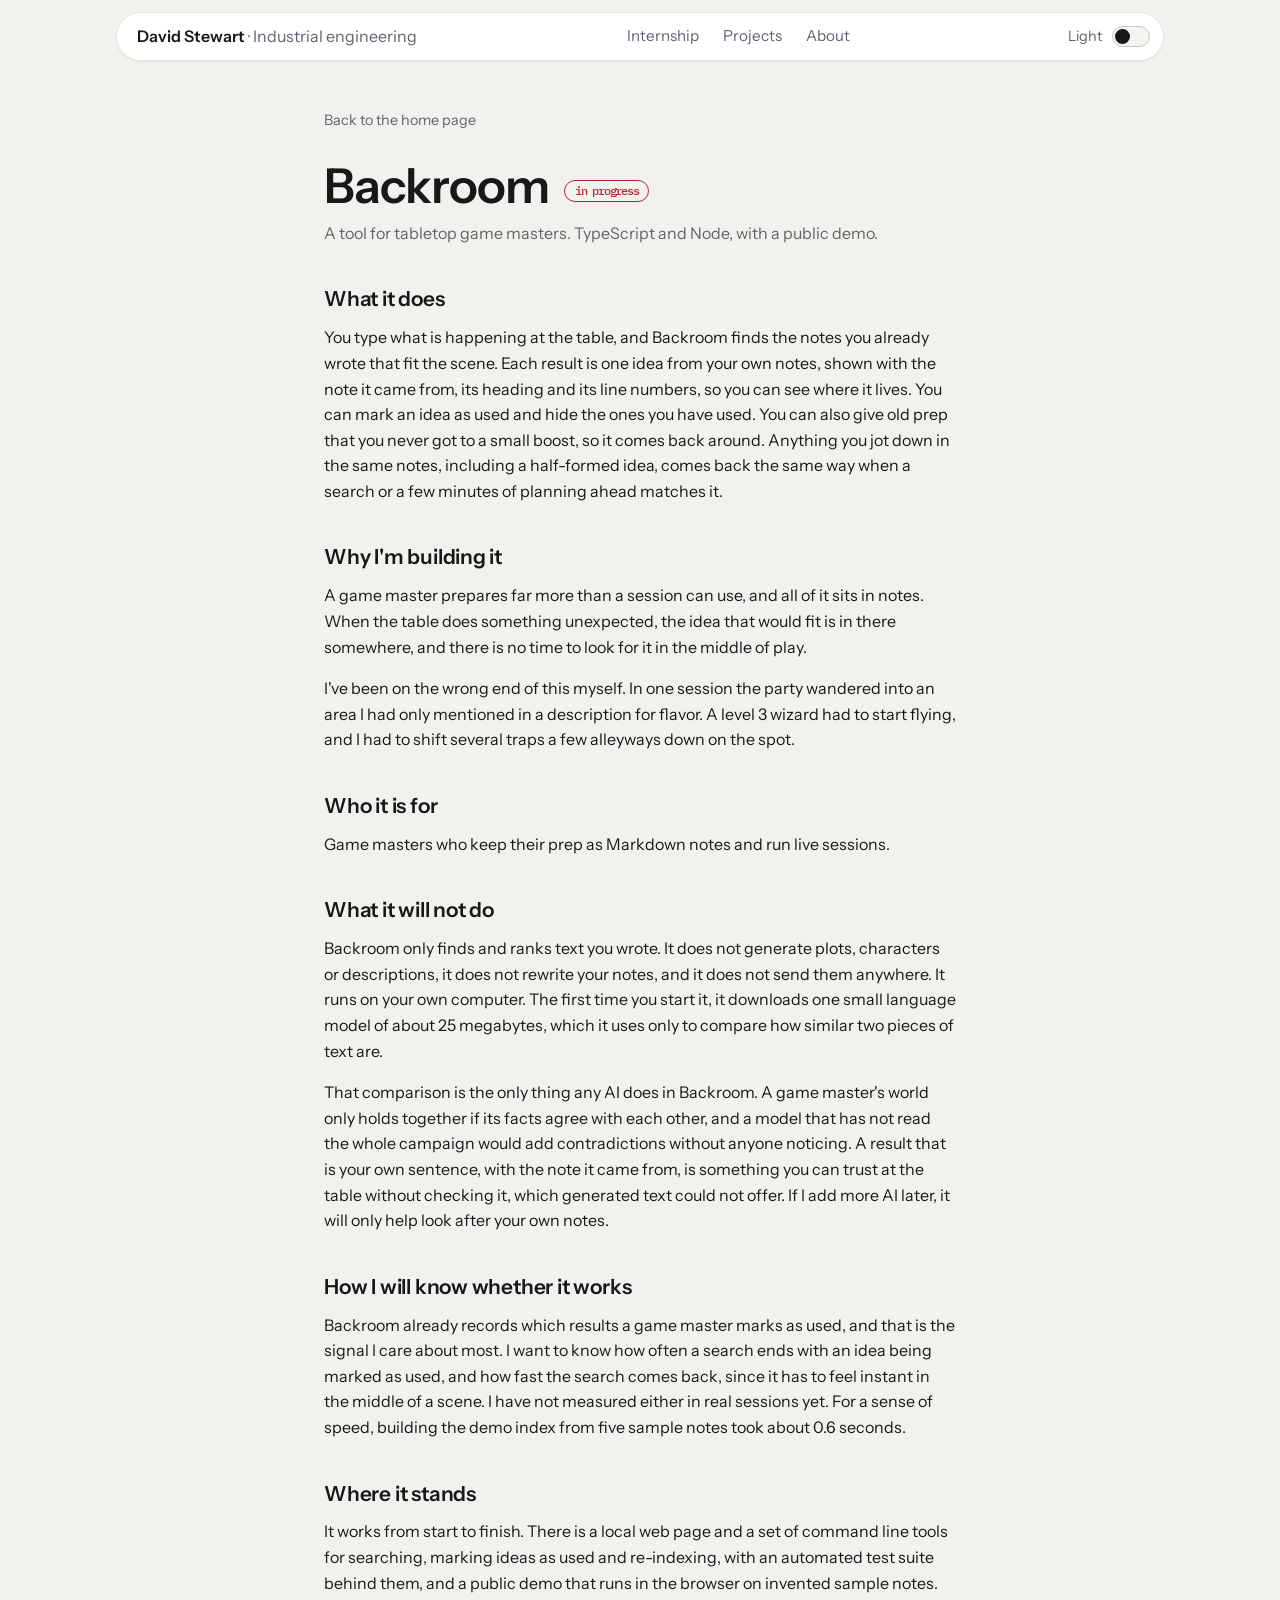
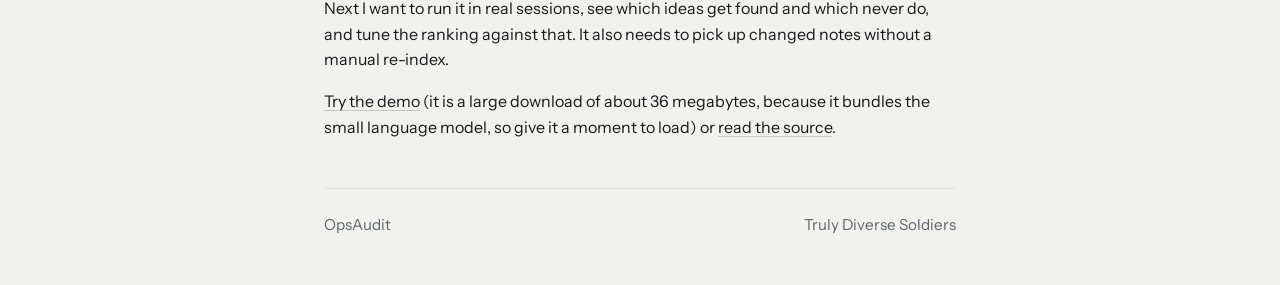
<file: projects/backroom.html>
<!doctype html>
<html lang="en">
<head>
<meta charset="utf-8">
<meta name="viewport" content="width=device-width, initial-scale=1">
<title>Backroom | David Stewart</title>
<meta name="description" content="Backroom is a tool for tabletop game masters that finds the notes you already wrote that fit the scene in front of you.">
<meta name="color-scheme" content="dark light">
<meta property="og:type" content="article">
<meta property="og:title" content="Backroom | David Stewart">
<meta property="og:description" content="A tool for tabletop game masters that finds the notes you already wrote that fit the scene in front of you.">
<meta property="og:image" content="https://dstew2816.github.io/og-image.png">
<meta property="og:url" content="https://dstew2816.github.io/projects/backroom.html">
<meta name="twitter:card" content="summary_large_image">
<link rel="icon" href="../favicon.svg" type="image/svg+xml">
<link rel="icon" href="../favicon-32.png" sizes="32x32" type="image/png">
<link rel="apple-touch-icon" href="../apple-touch-icon.png">
<script>try { var t = localStorage.getItem('theme'); if (t) document.documentElement.dataset.theme = t; } catch (e) {}</script>
<link rel="preconnect" href="https://fonts.googleapis.com">
<link rel="preconnect" href="https://fonts.gstatic.com" crossorigin>
<link href="https://fonts.googleapis.com/css2?family=IBM+Plex+Mono:wght@400;500&family=Instrument+Sans:wght@400;500;600&display=swap" rel="stylesheet">
<link rel="stylesheet" href="../site.css?v=20261117a">
</head>
<body>
<nav class="nav" aria-label="Main">
  <div class="nav-in">
    <a class="brand" href="../index.html">David Stewart <span>&middot; Industrial engineering</span></a>
    <ul class="links">
      <li><a href="../index.html#work">Internship</a></li>
      <li><a href="../index.html#projects">Projects</a></li>
      <li><a href="../index.html#about">About</a></li>
    </ul>
    <button class="switch" type="button" role="switch" aria-checked="true"><span class="lbl">Dark</span><span class="track"></span></button>
  </div>
</nav>

<main class="page">
  <p class="back"><a href="../index.html">Back to the home page</a></p>
  <h1>Backroom <span class="status">in progress</span></h1>
  <p class="sub">A tool for tabletop game masters. TypeScript and Node, with a public demo.</p>

  <h2>What it does</h2>
  <p>You type what is happening at the table, and Backroom finds the notes you already wrote that fit the scene. Each result is one idea from your own notes, shown with the note it came from, its heading and its line numbers, so you can see where it lives. You can mark an idea as used and hide the ones you have used. You can also give old prep that you never got to a small boost, so it comes back around. Anything you jot down in the same notes, including a half-formed idea, comes back the same way when a search or a few minutes of planning ahead matches it.</p>

  <h2>Why I'm building it</h2>
  <p>A game master prepares far more than a session can use, and all of it sits in notes. When the table does something unexpected, the idea that would fit is in there somewhere, and there is no time to look for it in the middle of play.</p>
  <p>I've been on the wrong end of this myself. In one session the party wandered into an area I had only mentioned in a description for flavor. A level 3 wizard had to start flying, and I had to shift several traps a few alleyways down on the spot.</p>

  <h2>Who it is for</h2>
  <p>Game masters who keep their prep as Markdown notes and run live sessions.</p>

  <h2>What it will not do</h2>
  <p>Backroom only finds and ranks text you wrote. It does not generate plots, characters or descriptions, it does not rewrite your notes, and it does not send them anywhere. It runs on your own computer. The first time you start it, it downloads one small language model of about 25 megabytes, which it uses only to compare how similar two pieces of text are.</p>
  <p>That comparison is the only thing any AI does in Backroom. A game master's world only holds together if its facts agree with each other, and a model that has not read the whole campaign would add contradictions without anyone noticing. A result that is your own sentence, with the note it came from, is something you can trust at the table without checking it, which generated text could not offer. If I add more AI later, it will only help look after your own notes.</p>

  <h2>How I will know whether it works</h2>
  <p>Backroom already records which results a game master marks as used, and that is the signal I care about most. I want to know how often a search ends with an idea being marked as used, and how fast the search comes back, since it has to feel instant in the middle of a scene. I have not measured either in real sessions yet. For a sense of speed, building the demo index from five sample notes took about 0.6 seconds.</p>

  <h2>Where it stands</h2>
  <p>It works from start to finish. There is a local web page and a set of command line tools for searching, marking ideas as used and re-indexing, with an automated test suite behind them, and a public demo that runs in the browser on invented sample notes. Next I want to run it in real sessions, see which ideas get found and which never do, and tune the ranking against that. It also needs to pick up changed notes without a manual re-index.</p>
  <p><a href="https://dstew2816.github.io/backroom/">Try the demo</a> (it is a large download of about 36 megabytes, because it bundles the small language model, so give it a moment to load) or <a href="https://github.com/dstew2816/backroom">read the source</a>.</p>

  <nav class="pager" aria-label="Other projects">
    <a href="opsaudit.html">OpsAudit</a>
    <a href="truly-diverse-soldiers.html">Truly Diverse Soldiers</a>
  </nav>
</main>

<script src="../site.js?v=20261117a"></script>
<script data-goatcounter="https://dstew2816.goatcounter.com/count" async src="https://gc.zgo.at/count.js"></script>
</body>
</html>
</file>
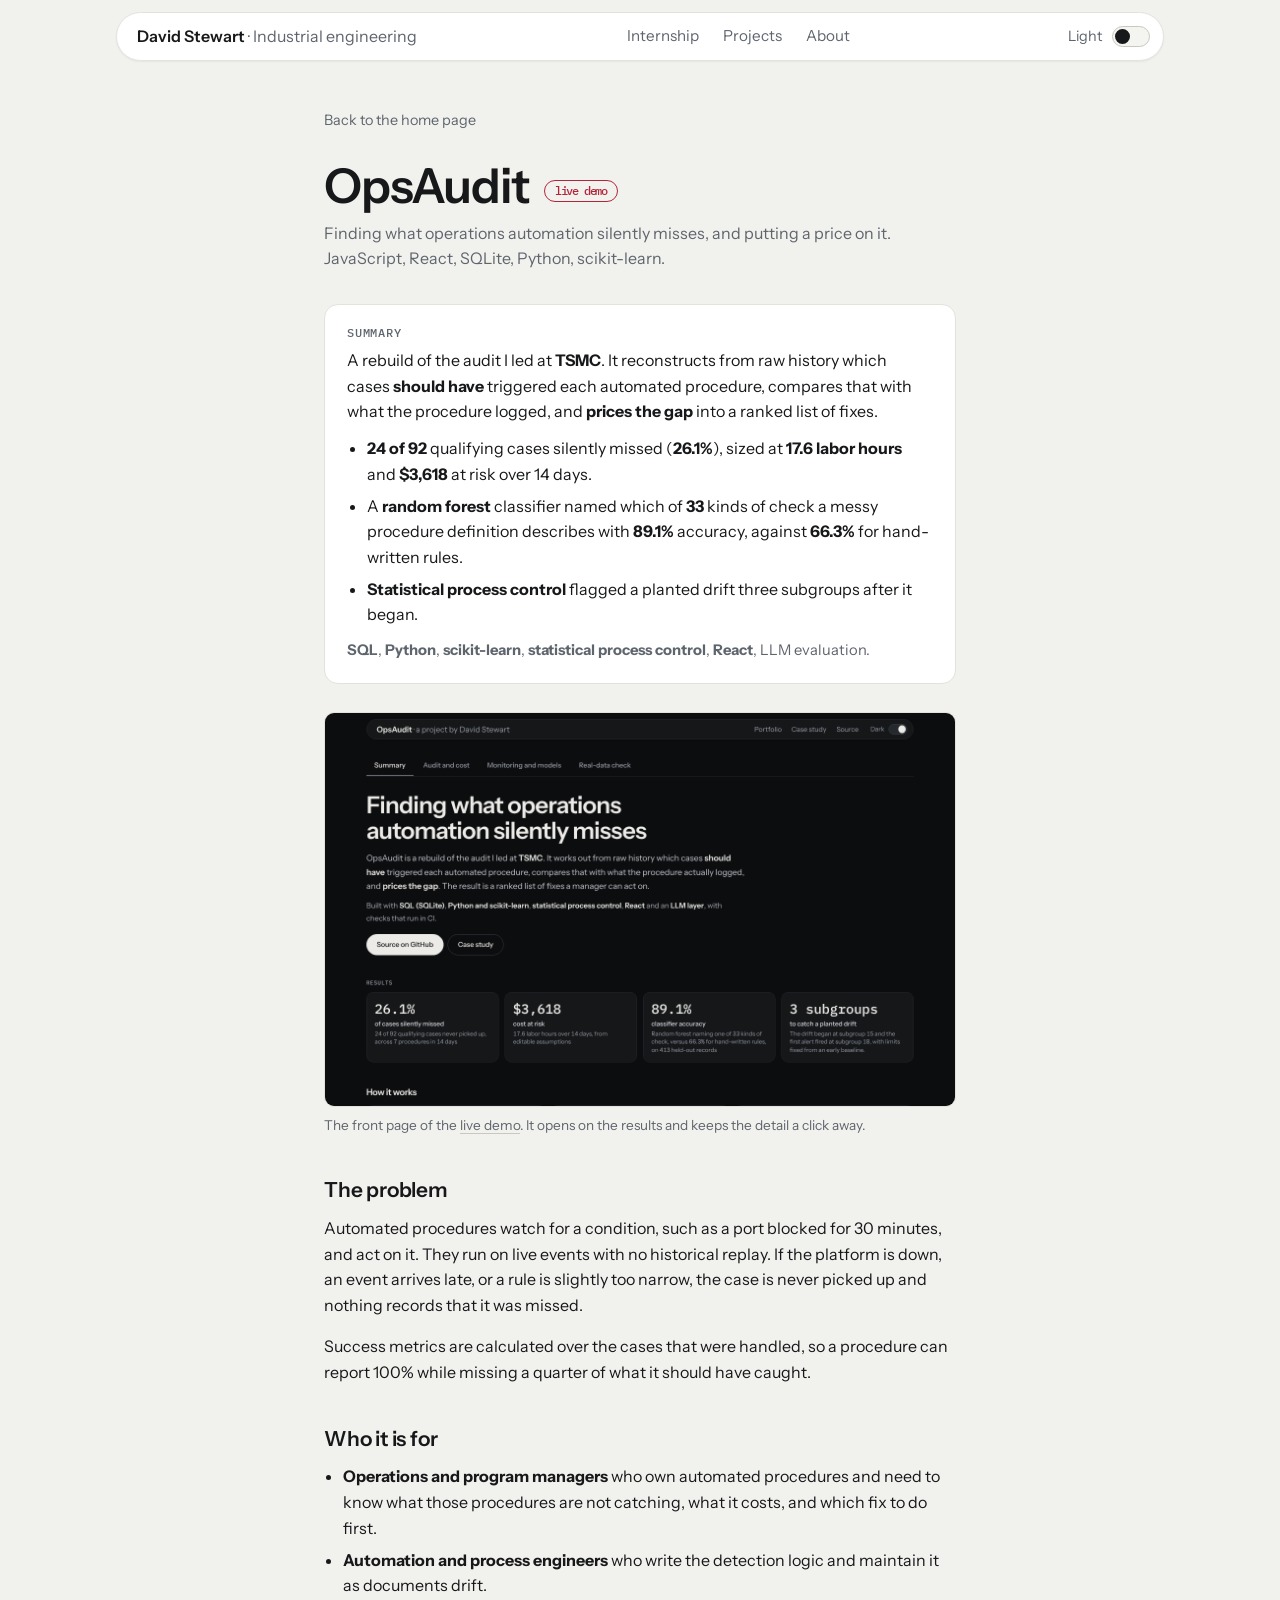
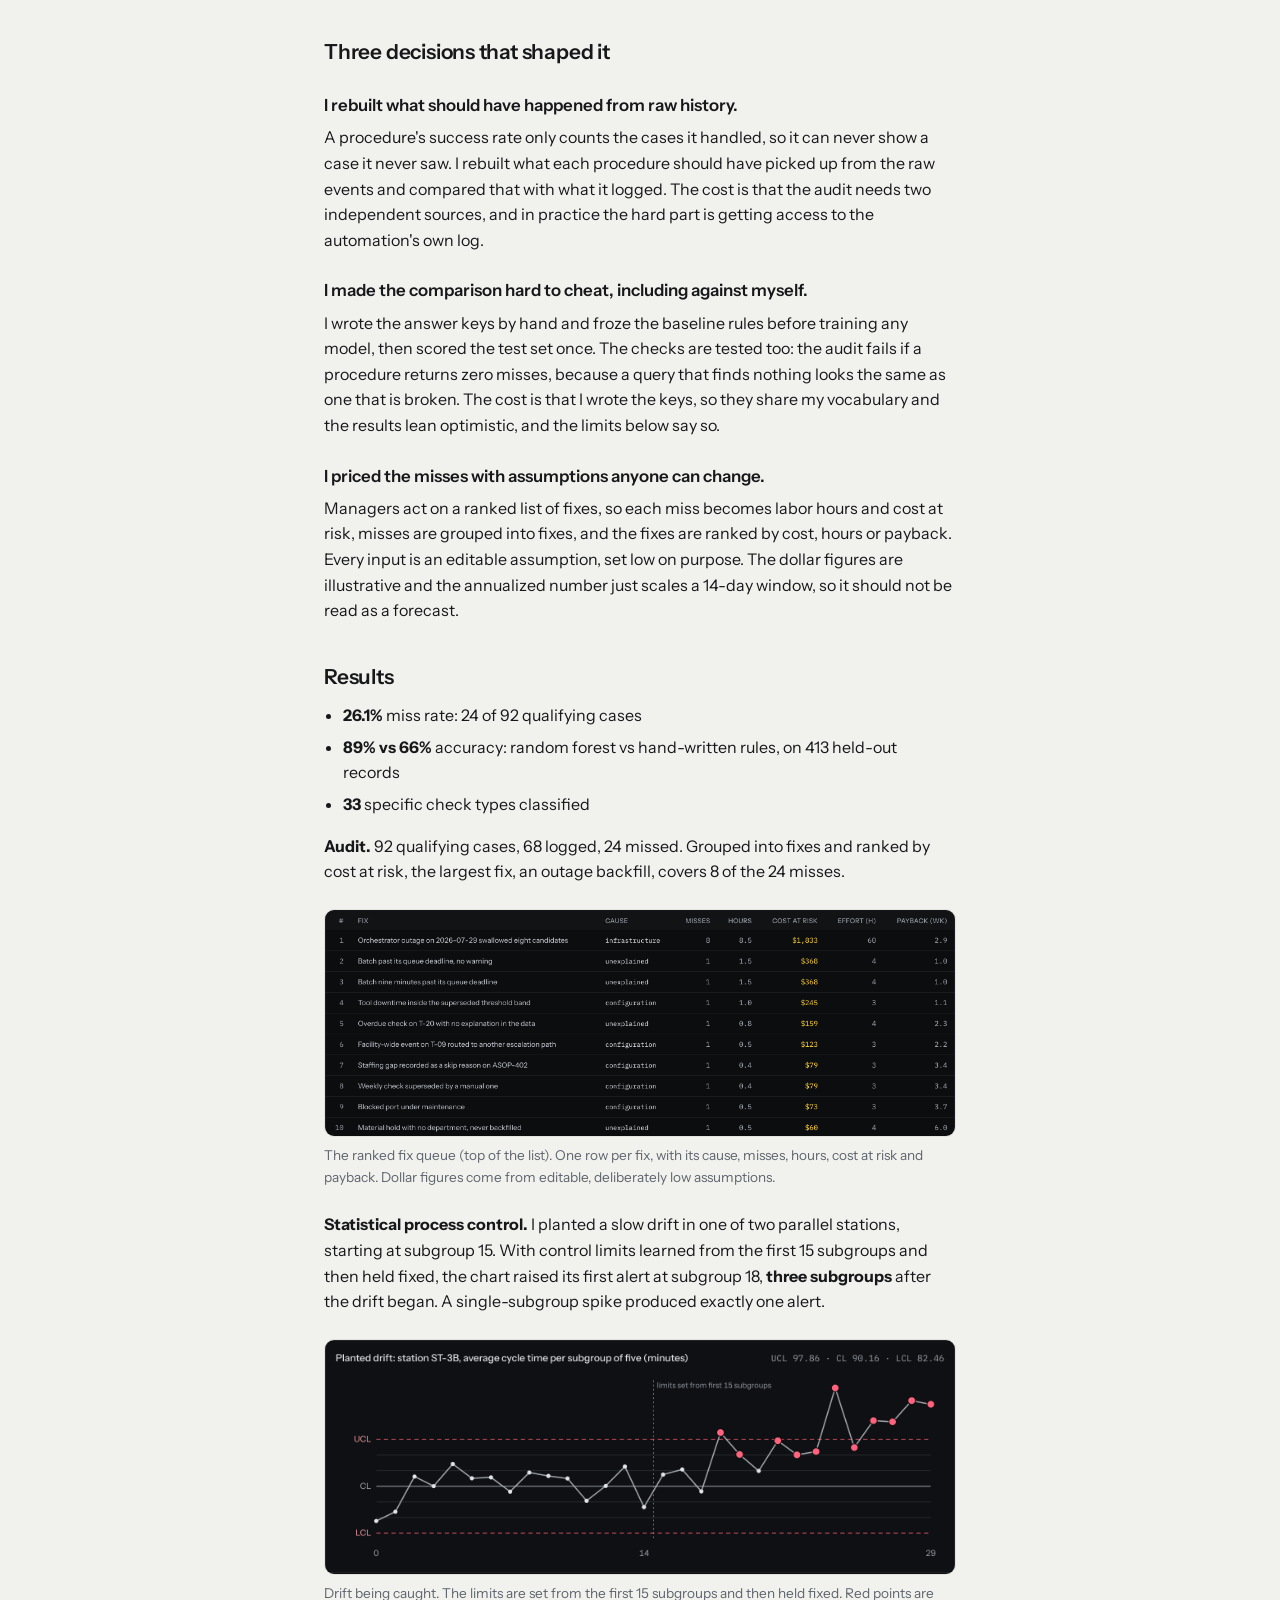
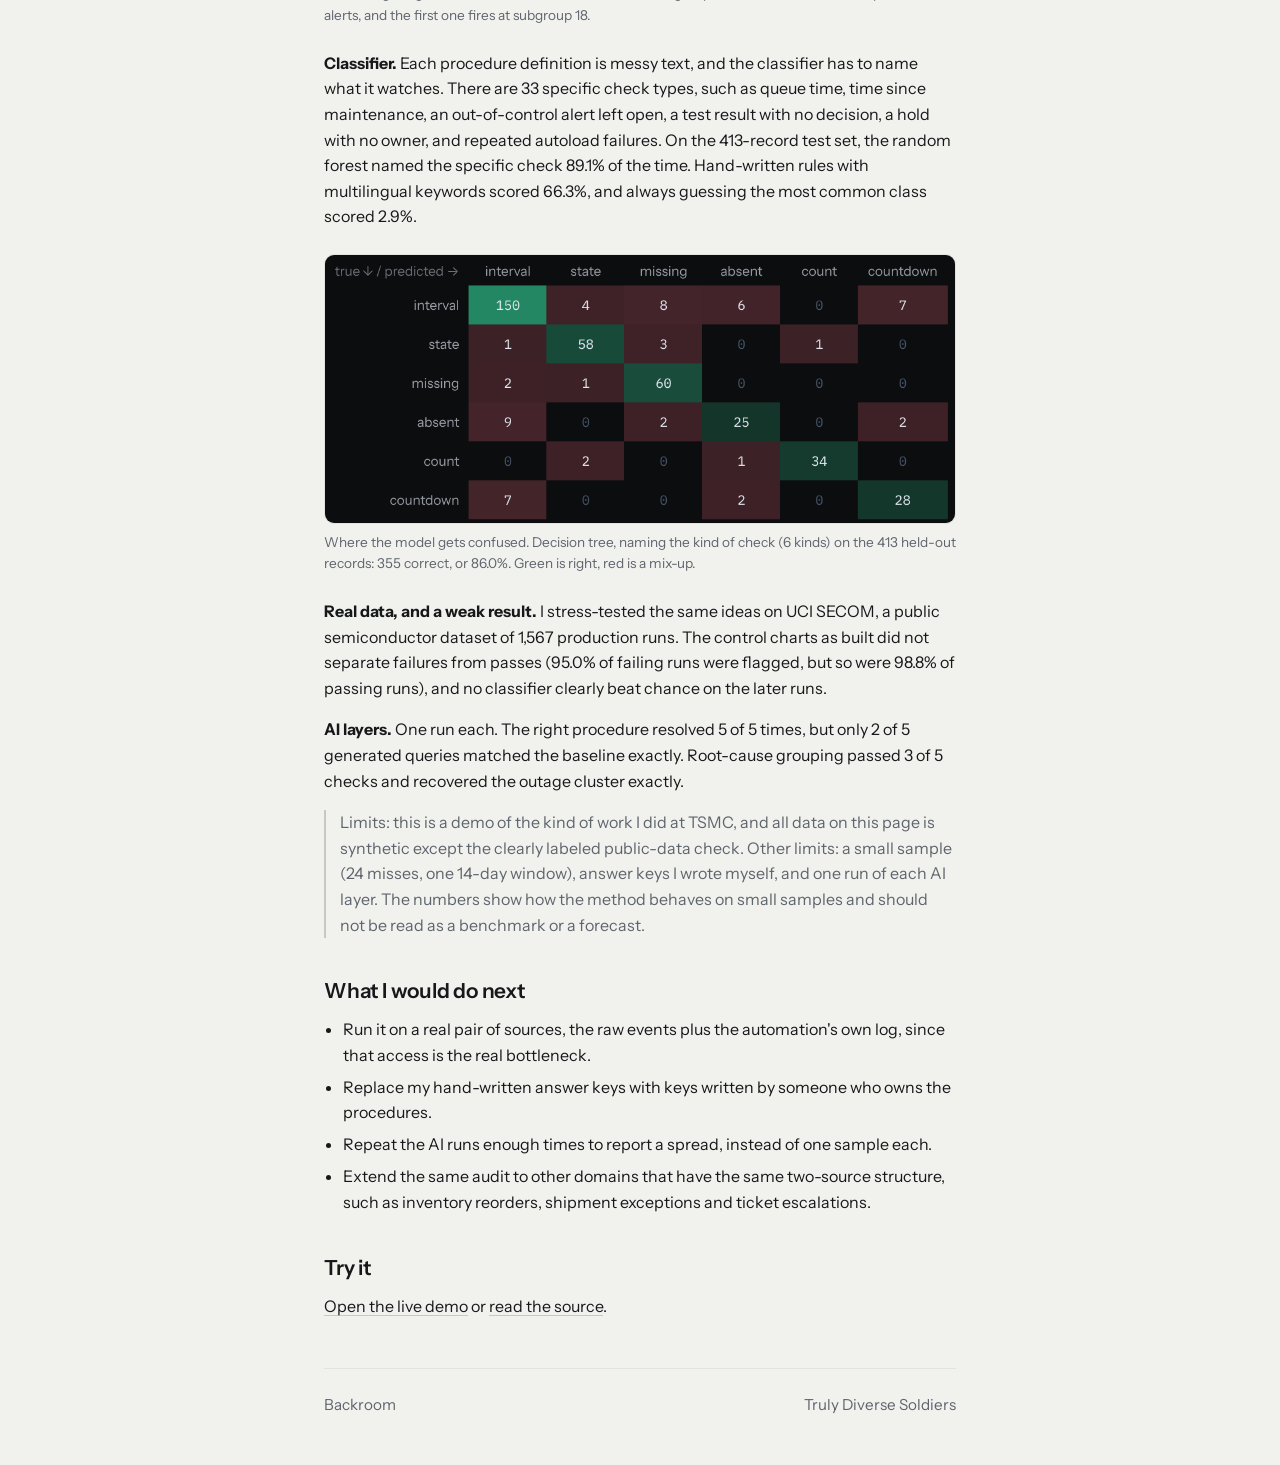
<file: projects/opsaudit.html>
<!doctype html>
<html lang="en">
<head>
<meta charset="utf-8">
<meta name="viewport" content="width=device-width, initial-scale=1">
<title>OpsAudit | David Stewart</title>
<meta name="description" content="OpsAudit is an audit that finds what operations automation silently misses and puts a price on it.">
<meta name="color-scheme" content="dark light">
<meta property="og:type" content="article">
<meta property="og:title" content="OpsAudit | David Stewart">
<meta property="og:description" content="An audit that finds what operations automation silently misses and puts a price on it.">
<meta property="og:image" content="https://dstew2816.github.io/og-image.png">
<meta property="og:url" content="https://dstew2816.github.io/projects/opsaudit.html">
<meta name="twitter:card" content="summary_large_image">
<link rel="icon" href="../favicon.svg" type="image/svg+xml">
<link rel="icon" href="../favicon-32.png" sizes="32x32" type="image/png">
<link rel="apple-touch-icon" href="../apple-touch-icon.png">
<script>try { var t = localStorage.getItem('theme'); if (t) document.documentElement.dataset.theme = t; } catch (e) {}</script>
<link rel="preconnect" href="https://fonts.googleapis.com">
<link rel="preconnect" href="https://fonts.gstatic.com" crossorigin>
<link href="https://fonts.googleapis.com/css2?family=IBM+Plex+Mono:wght@400;500&family=Instrument+Sans:wght@400;500;600&display=swap" rel="stylesheet">
<link rel="stylesheet" href="../site.css?v=20261117a">
</head>
<body>
<nav class="nav" aria-label="Main">
  <div class="nav-in">
    <a class="brand" href="../index.html">David Stewart <span>&middot; Industrial engineering</span></a>
    <ul class="links">
      <li><a href="../index.html#work">Internship</a></li>
      <li><a href="../index.html#projects">Projects</a></li>
      <li><a href="../index.html#about">About</a></li>
    </ul>
    <button class="switch" type="button" role="switch" aria-checked="true"><span class="lbl">Dark</span><span class="track"></span></button>
  </div>
</nav>

<main class="page">
  <p class="back"><a href="../index.html">Back to the home page</a></p>
  <h1>OpsAudit <span class="status">live demo</span></h1>
  <p class="sub">Finding what operations automation silently misses, and putting a price on it. JavaScript, React, SQLite, Python, scikit-learn.</p>

  <div class="summary">
    <p class="eyebrow">Summary</p>
    <p>A rebuild of the audit I led at <strong>TSMC</strong>. It reconstructs from raw history which cases <strong>should have</strong> triggered each automated procedure, compares that with what the procedure logged, and <strong>prices the gap</strong> into a ranked list of fixes.</p>
    <ul>
      <li><strong>24 of 92</strong> qualifying cases silently missed (<strong>26.1%</strong>), sized at <strong>17.6 labor hours</strong> and <strong>$3,618</strong> at risk over 14 days.</li>
      <li>A <strong>random forest</strong> classifier named which of <strong>33</strong> kinds of check a messy procedure definition describes with <strong>89.1%</strong> accuracy, against <strong>66.3%</strong> for hand-written rules.</li>
      <li><strong>Statistical process control</strong> flagged a planted drift three subgroups after it began.</li>
    </ul>
    <p class="stack"><strong>SQL</strong>, <strong>Python</strong>, <strong>scikit-learn</strong>, <strong>statistical process control</strong>, <strong>React</strong>, LLM evaluation.</p>
  </div>

  <figure class="shot">
    <img src="img/opsaudit-summary.png" width="1280" height="800" alt="The front page of the OpsAudit demo: the summary, four headline results and the start of the how-it-works steps.">
    <figcaption>The front page of the <a href="https://dstew2816.github.io/ops-audit/">live demo</a>. It opens on the results and keeps the detail a click away.</figcaption>
  </figure>

  <h2>The problem</h2>
  <p>Automated procedures watch for a condition, such as a port blocked for 30 minutes, and act on it. They run on live events with no historical replay. If the platform is down, an event arrives late, or a rule is slightly too narrow, the case is never picked up and nothing records that it was missed.</p>
  <p>Success metrics are calculated over the cases that were handled, so a procedure can report 100% while missing a quarter of what it should have caught.</p>
  


<h2>Who it is for</h2>
  <ul>
    <li><strong>Operations and program managers</strong> who own automated procedures and need to know what those procedures are not catching, what it costs, and which fix to do first.</li>
    <li><strong>Automation and process engineers</strong> who write the detection logic and maintain it as documents drift.</li>
  </ul>


<h2>Three decisions that shaped it</h2>

  <h3>I rebuilt what should have happened from raw history.</h3>
  <p>A procedure's success rate only counts the cases it handled, so it can never show a case it never saw. I rebuilt what each procedure should have picked up from the raw events and compared that with what it logged. The cost is that the audit needs two independent sources, and in practice the hard part is getting access to the automation's own log.</p>

  <h3>I made the comparison hard to cheat, including against myself.</h3>
  <p>I wrote the answer keys by hand and froze the baseline rules before training any model, then scored the test set once. The checks are tested too: the audit fails if a procedure returns zero misses, because a query that finds nothing looks the same as one that is broken. The cost is that I wrote the keys, so they share my vocabulary and the results lean optimistic, and the limits below say so.</p>

  <h3>I priced the misses with assumptions anyone can change.</h3>
  <p>Managers act on a ranked list of fixes, so each miss becomes labor hours and cost at risk, misses are grouped into fixes, and the fixes are ranked by cost, hours or payback. Every input is an editable assumption, set low on purpose. The dollar figures are illustrative and the annualized number just scales a 14-day window, so it should not be read as a forecast.</p>


<h2>Results</h2>
  <ul>
    <li><strong>26.1%</strong> miss rate: 24 of 92 qualifying cases</li>
    <li><strong>89% vs 66%</strong> accuracy: random forest vs hand-written rules, on 413 held-out records</li>
    <li><strong>33</strong> specific check types classified</li>
  </ul>

  <p><strong>Audit.</strong> 92 qualifying cases, 68 logged, 24 missed. Grouped into fixes and ranked by cost at risk, the largest fix, an outage backfill, covers 8 of the 24 misses.</p>
  <figure class="shot">
    <img src="img/opsaudit-fixes.png" width="2120" height="760" loading="lazy" alt="The ranked fix queue: one row per fix, with cause, number of misses, labor hours, cost at risk, effort and payback. The top fix, an outage, accounts for eight misses.">
    <figcaption>The ranked fix queue (top of the list). One row per fix, with its cause, misses, hours, cost at risk and payback. Dollar figures come from editable, deliberately low assumptions.</figcaption>
  </figure>

  <p><strong>Statistical process control.</strong> I planted a slow drift in one of two parallel stations, starting at subgroup 15. With control limits learned from the first 15 subgroups and then held fixed, the chart raised its first alert at subgroup 18, <strong>three subgroups</strong> after the drift began. A single-subgroup spike produced exactly one alert.</p>
  <figure class="shot">
    <img src="img/opsaudit-drift.png" width="1536" height="572" loading="lazy" alt="A control chart of one station's average cycle time. The points stay near the center line for the first 15 subgroups, then drift upward and trigger red alerts.">
    <figcaption>Drift being caught. The limits are set from the first 15 subgroups and then held fixed. Red points are alerts, and the first one fires at subgroup 18.</figcaption>
  </figure>

  <p><strong>Classifier.</strong> Each procedure definition is messy text, and the classifier has to name what it watches. There are 33 specific check types, such as queue time, time since maintenance, an out-of-control alert left open, a test result with no decision, a hold with no owner, and repeated autoload failures. On the 413-record test set, the random forest named the specific check 89.1% of the time. Hand-written rules with multilingual keywords scored 66.3%, and always guessing the most common class scored 2.9%.</p>
  <figure class="shot">
    <img src="img/opsaudit-confusion.png" width="1036" height="440" loading="lazy" alt="A confusion matrix for six kinds of check. Most counts sit on the diagonal, for example 150 of 175 interval checks were identified correctly.">
    <figcaption>Where the model gets confused. Decision tree, naming the kind of check (6 kinds) on the 413 held-out records: 355 correct, or 86.0%. Green is right, red is a mix-up.</figcaption>
  </figure>

  <p><strong>Real data, and a weak result.</strong> I stress-tested the same ideas on UCI SECOM, a public semiconductor dataset of 1,567 production runs. The control charts as built did not separate failures from passes (95.0% of failing runs were flagged, but so were 98.8% of passing runs), and no classifier clearly beat chance on the later runs.</p>
  <p><strong>AI layers.</strong> One run each. The right procedure resolved 5 of 5 times, but only 2 of 5 generated queries matched the baseline exactly. Root-cause grouping passed 3 of 5 checks and recovered the outage cluster exactly.</p>
  <p class="note">Limits: this is a demo of the kind of work I did at TSMC, and all data on this page is synthetic except the clearly labeled public-data check. Other limits: a small sample (24 misses, one 14-day window), answer keys I wrote myself, and one run of each AI layer. The numbers show how the method behaves on small samples and should not be read as a benchmark or a forecast.</p>


<h2>What I would do next</h2>
  <ul>
    <li>Run it on a real pair of sources, the raw events plus the automation's own log, since that access is the real bottleneck.</li>
    <li>Replace my hand-written answer keys with keys written by someone who owns the procedures.</li>
    <li>Repeat the AI runs enough times to report a spread, instead of one sample each.</li>
    <li>Extend the same audit to other domains that have the same two-source structure, such as inventory reorders, shipment exceptions and ticket escalations.</li>
  </ul>


<h2>Try it</h2>
  <p><a href="https://dstew2816.github.io/ops-audit/">Open the live demo</a> or <a href="https://github.com/dstew2816/ops-audit">read the source</a>.</p>

  <nav class="pager" aria-label="Other projects">
    <a href="backroom.html">Backroom</a>
    <a href="truly-diverse-soldiers.html">Truly Diverse Soldiers</a>
  </nav>
</main>

<script src="../site.js?v=20261117a"></script>
<script data-goatcounter="https://dstew2816.goatcounter.com/count" async src="https://gc.zgo.at/count.js"></script>
</body>
</html>
</file>
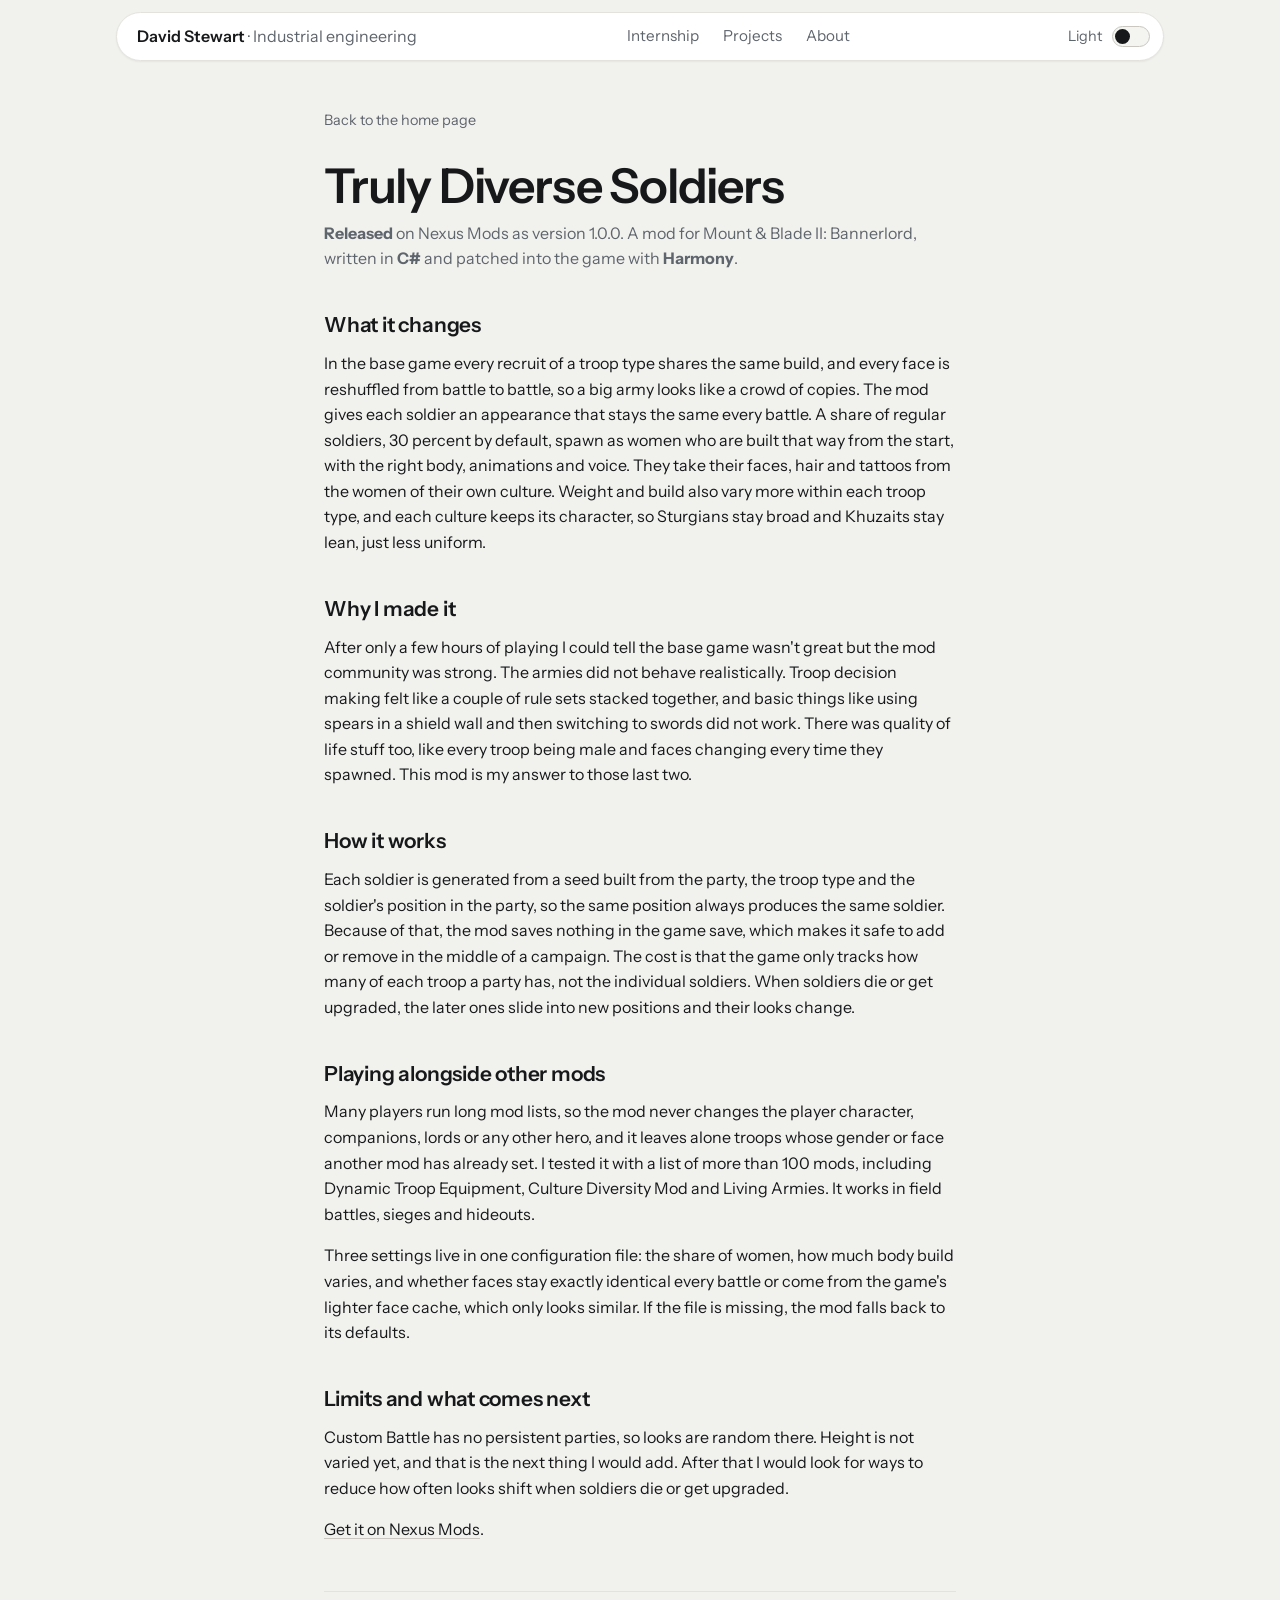
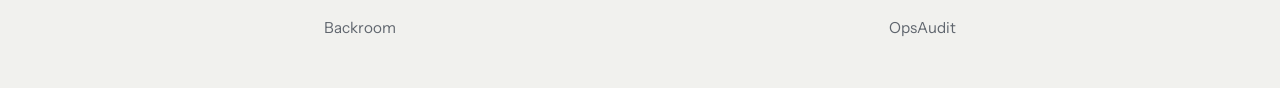
<file: projects/truly-diverse-soldiers.html>
<!doctype html>
<html lang="en">
<head>
<meta charset="utf-8">
<meta name="viewport" content="width=device-width, initial-scale=1">
<title>Truly Diverse Soldiers | David Stewart</title>
<meta name="description" content="Truly Diverse Soldiers is a Mount & Blade II: Bannerlord mod that gives every soldier a build and a face that stay the same from battle to battle.">
<meta name="color-scheme" content="dark light">
<meta property="og:type" content="article">
<meta property="og:title" content="Truly Diverse Soldiers | David Stewart">
<meta property="og:description" content="A Bannerlord mod that gives every soldier a build and a face that stay the same from battle to battle.">
<meta property="og:image" content="https://dstew2816.github.io/og-image.png">
<meta property="og:url" content="https://dstew2816.github.io/projects/truly-diverse-soldiers.html">
<meta name="twitter:card" content="summary_large_image">
<link rel="icon" href="../favicon.svg" type="image/svg+xml">
<link rel="icon" href="../favicon-32.png" sizes="32x32" type="image/png">
<link rel="apple-touch-icon" href="../apple-touch-icon.png">
<script>try { var t = localStorage.getItem('theme'); if (t) document.documentElement.dataset.theme = t; } catch (e) {}</script>
<link rel="preconnect" href="https://fonts.googleapis.com">
<link rel="preconnect" href="https://fonts.gstatic.com" crossorigin>
<link href="https://fonts.googleapis.com/css2?family=IBM+Plex+Mono:wght@400;500&family=Instrument+Sans:wght@400;500;600&display=swap" rel="stylesheet">
<link rel="stylesheet" href="../site.css?v=20261117a">
</head>
<body>
<nav class="nav" aria-label="Main">
  <div class="nav-in">
    <a class="brand" href="../index.html">David Stewart <span>&middot; Industrial engineering</span></a>
    <ul class="links">
      <li><a href="../index.html#work">Internship</a></li>
      <li><a href="../index.html#projects">Projects</a></li>
      <li><a href="../index.html#about">About</a></li>
    </ul>
    <button class="switch" type="button" role="switch" aria-checked="true"><span class="lbl">Dark</span><span class="track"></span></button>
  </div>
</nav>

<main class="page">
  <p class="back"><a href="../index.html">Back to the home page</a></p>
  <h1>Truly Diverse Soldiers</h1>
  <p class="sub"><strong>Released</strong> on Nexus Mods as version 1.0.0. A mod for Mount &amp; Blade II: Bannerlord, written in <strong>C#</strong> and patched into the game with <strong>Harmony</strong>.</p>

  <h2>What it changes</h2>
  <p>In the base game every recruit of a troop type shares the same build, and every face is reshuffled from battle to battle, so a big army looks like a crowd of copies. The mod gives each soldier an appearance that stays the same every battle. A share of regular soldiers, 30 percent by default, spawn as women who are built that way from the start, with the right body, animations and voice. They take their faces, hair and tattoos from the women of their own culture. Weight and build also vary more within each troop type, and each culture keeps its character, so Sturgians stay broad and Khuzaits stay lean, just less uniform.</p>

  <h2>Why I made it</h2>
  <p>After only a few hours of playing I could tell the base game wasn't great but the mod community was strong. The armies did not behave realistically. Troop decision making felt like a couple of rule sets stacked together, and basic things like using spears in a shield wall and then switching to swords did not work. There was quality of life stuff too, like every troop being male and faces changing every time they spawned. This mod is my answer to those last two.</p>

  <h2>How it works</h2>
  <p>Each soldier is generated from a seed built from the party, the troop type and the soldier's position in the party, so the same position always produces the same soldier. Because of that, the mod saves nothing in the game save, which makes it safe to add or remove in the middle of a campaign. The cost is that the game only tracks how many of each troop a party has, not the individual soldiers. When soldiers die or get upgraded, the later ones slide into new positions and their looks change.</p>

  <h2>Playing alongside other mods</h2>
  <p>Many players run long mod lists, so the mod never changes the player character, companions, lords or any other hero, and it leaves alone troops whose gender or face another mod has already set. I tested it with a list of more than 100 mods, including Dynamic Troop Equipment, Culture Diversity Mod and Living Armies. It works in field battles, sieges and hideouts.</p>
  <p>Three settings live in one configuration file: the share of women, how much body build varies, and whether faces stay exactly identical every battle or come from the game's lighter face cache, which only looks similar. If the file is missing, the mod falls back to its defaults.</p>

  <h2>Limits and what comes next</h2>
  <p>Custom Battle has no persistent parties, so looks are random there. Height is not varied yet, and that is the next thing I would add. After that I would look for ways to reduce how often looks shift when soldiers die or get upgraded.</p>
  <p><a href="https://www.nexusmods.com/mountandblade2bannerlord/mods/14184">Get it on Nexus Mods</a>.</p>

  <nav class="pager" aria-label="Other projects">
    <a href="backroom.html">Backroom</a>
    <a href="opsaudit.html">OpsAudit</a>
  </nav>
</main>

<script src="../site.js?v=20261117a"></script>
<script data-goatcounter="https://dstew2816.goatcounter.com/count" async src="https://gc.zgo.at/count.js"></script>
</body>
</html>
</file>
<file: site.css>
/* A compact, card-based layout. Dark graphite with silver text, one red signal color,
   and a light mode. Instrument Sans for everything, IBM Plex Mono for figures. */

:root,
:root[data-theme="dark"] {
  --bg: #0c0d0f;
  --surface: #151719;
  --surface-2: #1c1f22;
  --line: #25282c;
  --line-strong: #3a3f46;
  --text: #ecebe7;
  --muted: #9a9fa7;
  --accent: #d0d4da;
  --signal: #e0566a;
  --on-solid: #0c0d0f;
  --shadow: 0 1px 0 rgba(255, 255, 255, .04) inset;
}
@media (prefers-color-scheme: light) {
  :root:not([data-theme="dark"]) {
    --bg: #f1f1ee;
    --surface: #ffffff;
    --surface-2: #f4f4f1;
    --line: #e3e2dd;
    --line-strong: #c9c7c0;
    --text: #17181a;
    --muted: #5f656d;
    --accent: #2b3036;
    --signal: #b3263a;
    --on-solid: #ffffff;
    --shadow: 0 1px 2px rgba(20, 20, 20, .05);
  }
}
:root[data-theme="light"] {
  --bg: #f1f1ee;
  --surface: #ffffff;
  --surface-2: #f4f4f1;
  --line: #e3e2dd;
  --line-strong: #c9c7c0;
  --text: #17181a;
  --muted: #5f656d;
  --accent: #2b3036;
  --signal: #b3263a;
  --on-solid: #ffffff;
  --shadow: 0 1px 2px rgba(20, 20, 20, .05);
}

* { box-sizing: border-box; }
html { -webkit-text-size-adjust: 100%; scroll-behavior: smooth; scroll-padding-top: 5rem; }
@media (prefers-reduced-motion: reduce) { html { scroll-behavior: auto; } }
body {
  margin: 0;
  background: var(--bg);
  color: var(--text);
  font: 400 1rem/1.6 "Instrument Sans", system-ui, -apple-system, "Segoe UI", sans-serif;
  transition: background-color .2s, color .2s;
}
a { color: inherit; text-decoration-color: var(--line-strong); text-underline-offset: .2em; }
a:hover { text-decoration-color: currentColor; }
a:focus-visible, button:focus-visible, summary:focus-visible { outline: 2px solid var(--accent); outline-offset: 3px; border-radius: 8px; }
.mono { font-family: "IBM Plex Mono", ui-monospace, Consolas, monospace; font-variant-numeric: tabular-nums; }
.shell { max-width: 68rem; margin: 0 auto; padding: 0 1.25rem; }
.sr { position: absolute; width: 1px; height: 1px; overflow: hidden; clip: rect(0 0 0 0); white-space: nowrap; }

/* Floating pill navigation */
.nav { position: sticky; top: .75rem; z-index: 20; max-width: 68rem; margin: .75rem auto 0; padding: 0 1.25rem; }
.nav-in { display: flex; align-items: center; justify-content: space-between; gap: 1rem; background: var(--surface); border: 1px solid var(--line); border-radius: 999px; padding: .55rem .6rem .55rem 1.25rem; box-shadow: var(--shadow); }
.brand { font-weight: 600; text-decoration: none; white-space: nowrap; }
.brand span { color: var(--muted); font-weight: 400; }
.links { display: none; gap: 1.5rem; margin: 0; padding: 0; list-style: none; font-size: .95rem; color: var(--muted); }
.links a { text-decoration: none; }
.links a:hover { color: var(--text); }
.switch { display: inline-flex; align-items: center; gap: .6rem; background: none; border: 0; color: var(--muted); font: inherit; font-size: .9rem; cursor: pointer; padding: .2rem .2rem .2rem .5rem; }
.switch .track { width: 2.4rem; height: 1.35rem; border-radius: 999px; background: var(--surface-2); border: 1px solid var(--line-strong); position: relative; transition: background-color .2s; }
.switch .track::after { content: ""; position: absolute; top: 2px; left: 2px; width: calc(1.35rem - 6px); height: calc(1.35rem - 6px); border-radius: 50%; background: var(--text); transition: transform .2s; }
.switch[aria-checked="true"] .track::after { transform: translateX(1.05rem); }
@media (prefers-reduced-motion: reduce) { .switch .track::after, .switch .track { transition: none; } }
@media (min-width: 44rem) { .links { display: flex; } }

/* Hero */
.hero { display: grid; gap: 2rem; padding: 3.5rem 0 2rem; align-items: center; }
.hero h1 { font: 600 clamp(2.6rem, 7vw, 4.2rem)/1.04 "Instrument Sans", system-ui, sans-serif; letter-spacing: -.03em; margin: 0 0 1.25rem; }
.hero p { margin: 0 0 1rem; max-width: 30rem; font-size: 1.125rem; color: var(--text); }
.hero .small { color: var(--muted); font-size: .98rem; }
.cta { display: flex; flex-wrap: wrap; gap: .6rem; margin-top: 1.5rem; }
.btn { display: inline-block; padding: .7rem 1.25rem; border-radius: 999px; font-weight: 500; font-size: .95rem; text-decoration: none; border: 1px solid var(--line-strong); background: transparent; }
.btn:hover { border-color: var(--text); }
.btn.solid { background: var(--text); color: var(--on-solid); border-color: var(--text); }
.btn.solid:hover { opacity: .88; }

.panel { background: var(--surface); border: 1px solid var(--line); border-radius: 20px; padding: 1.25rem 1.25rem 1rem; box-shadow: var(--shadow); }
.panel .eyebrow { margin: 0 0 .75rem; }
.monitor canvas { display: block; width: 100%; height: 240px; }
.readout { margin: .6rem 0 0; font-size: .78rem; color: var(--muted); display: flex; justify-content: space-between; gap: 1rem; flex-wrap: wrap; }
.readout .bad { color: var(--signal); }
.cap { margin: .5rem 0 0; color: var(--muted); font-size: .8rem; line-height: 1.5; }
.eyebrow { font: 500 .72rem "IBM Plex Mono", ui-monospace, Consolas, monospace; letter-spacing: .06em; text-transform: uppercase; color: var(--muted); }

@media (min-width: 52rem) { .hero { grid-template-columns: 1.1fr 1fr; gap: 3rem; padding-top: 4.5rem; } }

/* Affiliations */
.affil { display: flex; flex-wrap: wrap; align-items: center; justify-content: center; gap: .5rem 1.75rem; padding: 1.25rem 0 2.5rem; color: var(--muted); font-size: .95rem; }
.affil .eyebrow { margin-right: .5rem; }
.affil b { font-weight: 500; color: var(--text); }

/* Sections */
.block { padding: 1.5rem 0 1rem; }
.block > h2 { text-align: center; font: 600 clamp(1.6rem, 4vw, 2.1rem)/1.2 "Instrument Sans", system-ui, sans-serif; letter-spacing: -.02em; margin: 0 0 1.75rem; }
.card { background: var(--surface); border: 1px solid var(--line); border-radius: 20px; box-shadow: var(--shadow); }
.card-pad { padding: 1.4rem 1.4rem 1.25rem; }

/* Work */
.work { display: grid; gap: 1.5rem; }
.work h3 { margin: 0 0 .15rem; font-size: 1.25rem; font-weight: 600; letter-spacing: -.01em; }
.work .role { margin: 0 0 1.1rem; color: var(--muted); font-size: .95rem; }
.work .role span { display: block; }
.figures { display: grid; grid-template-columns: 1fr 1fr; gap: 1rem; margin: 0; align-content: start; }
.figures div { background: var(--surface-2); border-radius: 14px; padding: .9rem 1rem; display: flex; flex-direction: column-reverse; }
.figures dd { margin: 0; font: 500 1.6rem/1.2 "IBM Plex Mono", ui-monospace, Consolas, monospace; font-variant-numeric: tabular-nums; }
.figures dt { color: var(--muted); font-size: .82rem; line-height: 1.4; margin-top: .15rem; }
.work p { margin: 0 0 .9rem; }
details { margin-top: .5rem; }
summary { cursor: pointer; font-weight: 500; font-size: .95rem; list-style: none; display: inline-flex; align-items: center; gap: .4rem; }
summary::-webkit-details-marker { display: none; }
summary::after { content: "+"; font: 500 1rem "IBM Plex Mono", ui-monospace, monospace; color: var(--muted); }
details[open] summary::after { content: "\2212"; }
details > div { padding-top: .9rem; }
@media (min-width: 52rem) { .work { grid-template-columns: 18rem 1fr; gap: 2rem; } }

/* Project cards */
.grid3 { display: grid; gap: 1.25rem; }
.proj { overflow: hidden; display: flex; flex-direction: column; text-decoration: none; transition: border-color .15s, transform .15s; }
.proj:hover { border-color: var(--line-strong); transform: translateY(-2px); }
@media (prefers-reduced-motion: reduce) { .proj:hover { transform: none; } }
.cover { position: relative; aspect-ratio: 16 / 10; background: var(--surface-2); overflow: hidden; border-bottom: 1px solid var(--line); }
.cover img { width: 100%; height: 100%; object-fit: cover; display: block; }
.badge { position: absolute; top: .75rem; left: .75rem; background: var(--bg); color: var(--text); border: 1px solid var(--line-strong); border-radius: 999px; padding: .2rem .7rem; font-size: .75rem; font-weight: 500; }
.badge.live::before { content: ""; display: inline-block; width: .45rem; height: .45rem; border-radius: 50%; background: var(--signal); margin-right: .45rem; vertical-align: .08em; }
.proj-body { padding: 1rem 1.25rem 1.25rem; display: flex; flex-direction: column; gap: .35rem; flex: 1; }
.proj-top { display: flex; justify-content: space-between; align-items: baseline; gap: .5rem; }
.proj h3 { margin: 0; font-size: 1.1rem; font-weight: 600; }
.proj .arrow { color: var(--muted); }
.proj:hover .arrow { color: var(--text); }
.proj p { margin: 0; color: var(--muted); font-size: .95rem; }
.proj .meta { margin-top: auto; padding-top: .6rem; font-size: .75rem; color: var(--muted); }
@media (min-width: 52rem) { .grid3 { grid-template-columns: repeat(3, 1fr); } }

/* Next-up project strip */
.next { margin-top: 1.25rem; padding: 1.1rem 1.25rem 1.2rem; display: flex; flex-direction: column; gap: .35rem; }
.next-top { display: flex; justify-content: space-between; align-items: baseline; gap: .75rem; flex-wrap: wrap; }
.next h3 { margin: 0; font-size: 1.1rem; font-weight: 600; }
.next .tag { font-size: .75rem; color: var(--muted); border: 1px solid var(--line-strong); border-radius: 999px; padding: .1rem .6rem; }
.next p { margin: 0; color: var(--muted); font-size: .95rem; max-width: 46rem; }
.next .meta { padding-top: .4rem; font-size: .75rem; color: var(--muted); }

/* Tabs */
.tabs { display: inline-flex; gap: .35rem; margin-bottom: 1rem; flex-wrap: wrap; }
.tabs button { background: var(--surface-2); color: var(--muted); border: 0; border-radius: 999px; padding: .4rem .9rem; font: inherit; font-size: .85rem; font-weight: 500; cursor: pointer; }
.tabs button[aria-selected="true"] { background: var(--text); color: var(--on-solid); }
.panelbody { flex: 1; }
.panelbody[hidden] { display: none; }
.panelbody p { margin: 0 0 .8rem; font-size: .95rem; }
.entry { padding: 0 0 1rem; margin: 0 0 1rem; border-bottom: 1px solid var(--line); }
.entry:last-child { border-bottom: 0; margin-bottom: 0; }
.entry h4 { margin: 0; font-size: .98rem; font-weight: 600; }
.entry .sub { margin: .1rem 0 .35rem; color: var(--muted); font-size: .85rem; }
.entry p { margin: 0; color: var(--text); font-size: .92rem; }


footer { padding: 2.5rem 0 3rem; text-align: center; color: var(--muted); font-size: .9rem; }
footer a { color: var(--text); }

/* Write-up pages */
.page { max-width: 42rem; margin: 0 auto; padding: 3rem 1.25rem 3rem; }
.page .back { font-size: .9rem; margin: 0 0 1.75rem; }
.page .back a { color: var(--muted); text-decoration: none; }
.page .back a:hover { color: var(--text); }
.page h1 { font: 600 clamp(2.2rem, 6vw, 3rem)/1.1 "Instrument Sans", system-ui, sans-serif; letter-spacing: -.025em; margin: 0 0 .5rem; }
.page .sub { margin: 0 0 2rem; color: var(--muted); }
.page h2 { font-size: 1.3rem; font-weight: 600; letter-spacing: -.01em; margin: 2.25rem 0 .6rem; }
.page p { margin: 0 0 1rem; }
.status { font: 500 .72rem "IBM Plex Mono", ui-monospace, monospace; padding: .15rem .6rem; border: 1px solid var(--signal); border-radius: 999px; color: var(--signal); vertical-align: middle; margin-left: .5rem; }
.pager { display: flex; justify-content: space-between; gap: 1rem; flex-wrap: wrap; margin-top: 3rem; padding-top: 1.5rem; border-top: 1px solid var(--line); font-size: .95rem; }
.pager a { color: var(--muted); text-decoration: none; }
.pager a:hover { color: var(--text); }

/* polish */
.figures dd { white-space: nowrap; font-size: 1.4rem; }
@media (min-width: 52rem) { .work { grid-template-columns: 20rem 1fr; } }
.readout { font-size: .72rem; }
@media (max-width: 43.99rem) { .brand span { display: none; } }

/* Case-study figures and notes */
.page figure.shot { margin: 1.5rem 0; }
.page figure.shot img { display: block; width: 100%; height: auto; border: 1px solid var(--line); border-radius: 10px; }
.page figcaption { margin-top: .5rem; font-size: .85rem; color: var(--muted); }
.page h3 { font-size: 1.05rem; font-weight: 600; margin: 1.5rem 0 .4rem; }
.page ul { margin: 0 0 1rem; padding-left: 1.2rem; }
.page li { margin-bottom: .4rem; }
.page .note { color: var(--muted); border-left: 2px solid var(--line-strong); padding-left: .9rem; }

/* What came out of the internship */
.from { margin-top: 1.4rem; padding-top: 1.1rem; border-top: 1px solid var(--line); }
.from .eyebrow { margin: 0 0 .4rem; }
.from p { margin: 0 0 .7rem; }
.tags { display: flex; flex-wrap: wrap; gap: .4rem; margin: 0; padding: 0; list-style: none; }
.tags li { padding: .25rem .7rem; border-radius: 999px; background: var(--surface-2); border: 1px solid var(--line); font-size: .8rem; color: var(--muted); }

/* About */
.bento-head { display: flex; justify-content: space-between; align-items: baseline; margin-bottom: 1rem; }
.resume { margin-bottom: 1.25rem; }
.outside { display: grid; gap: 1.25rem; }
.outside .eyebrow { margin: 0 0 .6rem; }
.outside p { margin: 0; font-size: .95rem; }
.outside p.eyebrow { font-size: .72rem; }
@media (min-width: 52rem) { .outside { grid-template-columns: 1fr 1fr; } .outside .card:first-child, .outside .card:last-child { grid-column: 1 / -1; } }

.page .summary { margin: 1.5rem 0 1.75rem; padding: 1.25rem 1.4rem; background: var(--surface); border: 1px solid var(--line); border-radius: 14px; }
.page .summary .eyebrow { margin: 0 0 .5rem; }
.page .summary p { margin: 0 0 .7rem; }
.page .summary ul { margin: 0 0 .7rem; }
.page .summary .stack { margin: 0; color: var(--muted); font-size: .92rem; }
.proj p b { color: var(--text); font-weight: 600; }
.panelbody > p { max-width: 46rem; line-height: 1.7; }

/* Scroll reveals (only when scripting is on) */
.js [data-reveal] { opacity: 0; transform: translateY(14px); transition: opacity .6s ease, transform .6s ease; transition-delay: var(--d, 0ms); }
.js [data-reveal].in { opacity: 1; transform: none; }

/* TSMC timeline */
.timeline { margin: 1.1rem 0 1rem; }
.tl-axis { display: flex; justify-content: space-between; margin-bottom: .5rem; }
.timeline ol { list-style: none; margin: 0; padding: 0; display: grid; gap: 1.1rem; position: relative; }
.timeline ol > li { position: relative; padding-left: 1.4rem; font-size: .88rem; line-height: 1.5; color: var(--muted); }
.timeline ol > li b { display: block; color: var(--text); font-weight: 600; font-size: .93rem; margin-bottom: .1rem; }
.timeline ol > li::before { content: ""; position: absolute; left: 0; top: .35rem; width: .55rem; height: .55rem; border-radius: 50%; background: var(--text); }
.timeline ol > li:last-child::before { background: var(--signal); }
.timeline ol::before { content: ""; position: absolute; left: calc(.275rem - .5px); top: .6rem; bottom: .6rem; width: 1px; background: var(--line-strong); }
@media (min-width: 52rem) {
  .timeline ol { grid-template-columns: repeat(5, 1fr); gap: 1.25rem; }
  .timeline ol > li { padding: 1.4rem 0 0; }
  .timeline ol > li::before { top: 0; }
  .timeline ol::before { left: .275rem; right: 0; top: calc(.275rem - .5px); bottom: auto; width: auto; height: 1px; }
}
.js .timeline ol::before { transform-origin: left; transform: scaleY(0); }
.js .timeline ol > li { opacity: 0; transform: translateY(6px); }
@media (min-width: 52rem) { .js .timeline ol::before { transform: scaleX(0); } }
.js .timeline.go ol::before { transform: none; transition: transform 1.1s ease; }
.js .timeline.go ol > li { opacity: 1; transform: none; transition: opacity .5s ease, transform .5s ease; }
.js .timeline.go ol > li:nth-child(1) { transition-delay: .1s; }
.js .timeline.go ol > li:nth-child(2) { transition-delay: .4s; }
.js .timeline.go ol > li:nth-child(3) { transition-delay: .7s; }
.js .timeline.go ol > li:nth-child(4) { transition-delay: 1s; }
.js .timeline.go ol > li:nth-child(5) { transition-delay: 1.3s; }

@keyframes draw { from { stroke-dashoffset: 1; } to { stroke-dashoffset: 0; } }
@keyframes pop { from { opacity: 0; } to { opacity: 1; } }

/* Route map in the Two languages tab */
.route { display: block; width: 100%; height: auto; margin-top: 1.25rem; }
.route .grid circle { fill: var(--line-strong); opacity: .4; }
.route .arc { fill: none; stroke: var(--text); stroke-width: 1.5; stroke-linecap: round; stroke-dasharray: 1; stroke-dashoffset: 0; }
.route .stop circle { fill: var(--surface); stroke: var(--text); stroke-width: 1.5; }
.route .stop circle.now { fill: var(--signal); stroke: var(--signal); }
.route text { font: 500 13px "Instrument Sans", system-ui, sans-serif; fill: var(--text); }
.route text.sub { font: 400 10.5px "IBM Plex Mono", ui-monospace, monospace; fill: var(--muted); }
.route.go .arc { animation: draw 1.1s ease both; animation-delay: calc(var(--k) * .7s); }
.route.go .stop { animation: pop .4s ease both; animation-delay: calc(var(--k) * .7s); }
@media (prefers-reduced-motion: reduce) { .js [data-reveal] { opacity: 1; transform: none; transition: none; } }
#lang { overflow-x: auto; }
@media (max-width: 43.99rem) { .route { min-width: 600px; } }

.work .timeline { grid-column: 1 / -1; margin: .5rem 0 0; padding-top: 1.1rem; border-top: 1px solid var(--line); }
.timeline .wk { display: block; font: 500 .7rem "IBM Plex Mono", ui-monospace, monospace; letter-spacing: .04em; text-transform: uppercase; color: var(--muted); margin-bottom: .15rem; }
.tl-dash { margin-top: 1.4rem; padding-top: 1rem; border-top: 1px solid var(--line); }
.tl-dash .eyebrow { margin: 0 0 .3rem; }
.tl-dash p { margin: 0 0 .6rem; font-size: .92rem; }

/* TSMC card: figures across the top, then two columns */
.work { grid-template-columns: 1fr; }
.work .figures { grid-template-columns: repeat(2, 1fr); }
.work-cols { display: grid; gap: 1.5rem 2.5rem; }
.work .from { margin-top: 0; padding-top: 0; border-top: 0; align-self: start; }
@media (min-width: 52rem) {
  .work .figures { grid-template-columns: repeat(4, 1fr); }
  .work-cols { grid-template-columns: 1.35fr 1fr; }
  .work .from { padding-left: 2rem; border-left: 1px solid var(--line); }
}
.figures div { flex-direction: column-reverse; }
.dash-grid { display: grid; gap: .8rem; }
.dash-grid div { background: var(--surface-2); border-radius: 12px; padding: .8rem .9rem; }
.dash-grid b { display: block; font-size: .93rem; margin-bottom: .15rem; }
.dash-grid span { font-size: .85rem; color: var(--muted); line-height: 1.45; }
@media (min-width: 52rem) { .dash-grid { grid-template-columns: repeat(4, 1fr); } }

/* OpsAudit card: an anti-join. Events that should have fired, matched to the log; the unmatched end in nothing. */
.cover .audit, .cover .graph { position: absolute; inset: 0; width: 100%; height: 100%; display: block; }
.audit text { font: 500 7px "IBM Plex Mono", ui-monospace, monospace; fill: var(--muted); letter-spacing: .06em; }
.audit .sq { fill: var(--text); }
.audit .sq.bad { fill: var(--signal); }
.audit .ln { fill: none; stroke: var(--line-strong); stroke-width: 1; stroke-dasharray: 1; stroke-dashoffset: 0; }
.audit .stub { fill: none; stroke: var(--signal); stroke-width: 1.3; stroke-dasharray: 1; stroke-dashoffset: 0; }
.audit .miss { fill: none; stroke: var(--signal); stroke-width: 1.4; stroke-linecap: round; }
.audit .slot { fill: none; stroke: var(--signal); stroke-width: 1; stroke-dasharray: 2 2; }
.js .audit:not(.go) .ln, .js .audit:not(.go) .stub { stroke-dashoffset: 1; }
.js .audit:not(.go) .sq, .js .audit:not(.go) .miss, .js .audit:not(.go) .slot { opacity: 0; }
.js .audit.go .sq { animation: pop .3s ease both; }
.js .audit.go .ln { animation: draw .7s ease forwards; animation-delay: calc(var(--k) * 70ms + .3s); }
.js .audit.go .stub { animation: draw .7s ease forwards; animation-delay: calc(var(--k) * 70ms + .3s); }
.js .audit.go .miss, .js .audit.go .slot { animation: pop .3s ease both; animation-delay: calc(var(--k) * 70ms + 1s); }

.boxlink { display: inline-block; padding: .05rem .55rem; border: 1px solid var(--line-strong); border-radius: 8px; color: var(--text); text-decoration: none; font-weight: 500; transition: border-color .15s, background-color .15s; }
.boxlink:hover { border-color: var(--text); background: var(--surface-2); }

/* Soldiers cover: the figures slowly change size */
.cover .soldiers { position: absolute; inset: 0; width: 100%; height: 100%; display: block; }
.soldiers .fig { transform-box: fill-box; transform-origin: 50% 100%; animation: breathe var(--dur) ease-in-out var(--dl) infinite; }
@keyframes breathe { 0%, 100% { transform: scale(1, 1); } 50% { transform: scale(calc(1 + var(--a) * .12), calc(1 + var(--a) * .6)); } }
@media (prefers-reduced-motion: reduce) { .soldiers .fig { animation: none; } }

/* Experience rows: titles first, details on expand */
.entry.xp { padding: 0; margin: 0; border-bottom: 1px solid var(--line); }
.entry.xp:last-child { border-bottom: 0; }
.entry.xp summary { display: flex; width: 100%; justify-content: space-between; align-items: center; gap: 1rem; padding: .85rem 0; }
.entry.xp summary::after { flex: none; }
.xp-t b { display: block; font-size: .98rem; font-weight: 600; }
.xp-t .sub { display: block; margin-top: .1rem; color: var(--muted); font-size: .85rem; font-weight: 400; }
.xp-b { padding: 0 0 1rem; }
.xp-b p { margin: 0 0 .7rem; max-width: 46rem; font-size: .92rem; line-height: 1.65; }

.readout { min-height: 3.1rem; }

.xp-t { display: flex; flex-direction: column; gap: .3rem; }
.xp-t b { display: block; font-size: 1rem; }
.xp-t .sub { display: block; margin: 0; }
.xp-b .when { margin: 0 0 .6rem; font: 500 .72rem "IBM Plex Mono", ui-monospace, monospace; letter-spacing: .05em; text-transform: uppercase; color: var(--muted); }
.entry.xp summary { padding: 1rem 0; }

.route .sea { fill: var(--surface-2); }
.route .land { fill: var(--line); stroke: var(--line-strong); stroke-width: .7; stroke-linejoin: round; }
.route text { paint-order: stroke; stroke: var(--surface); stroke-width: 4px; stroke-linejoin: round; }
@media (max-width: 43.99rem) { .route { min-width: 760px; } }

.route .arc { stroke-width: 2.4; }
.route .stop circle { r: 6; stroke-width: 2.2; }
.route text { font-size: 15px; font-weight: 600; }
.route text.sub { font-size: 11.5px; font-weight: 500; }

.hero .meta-line { margin: 1rem 0 0; font-size: .85rem; color: var(--muted); }
.hero .meta-line a { color: var(--muted); }
</file>
